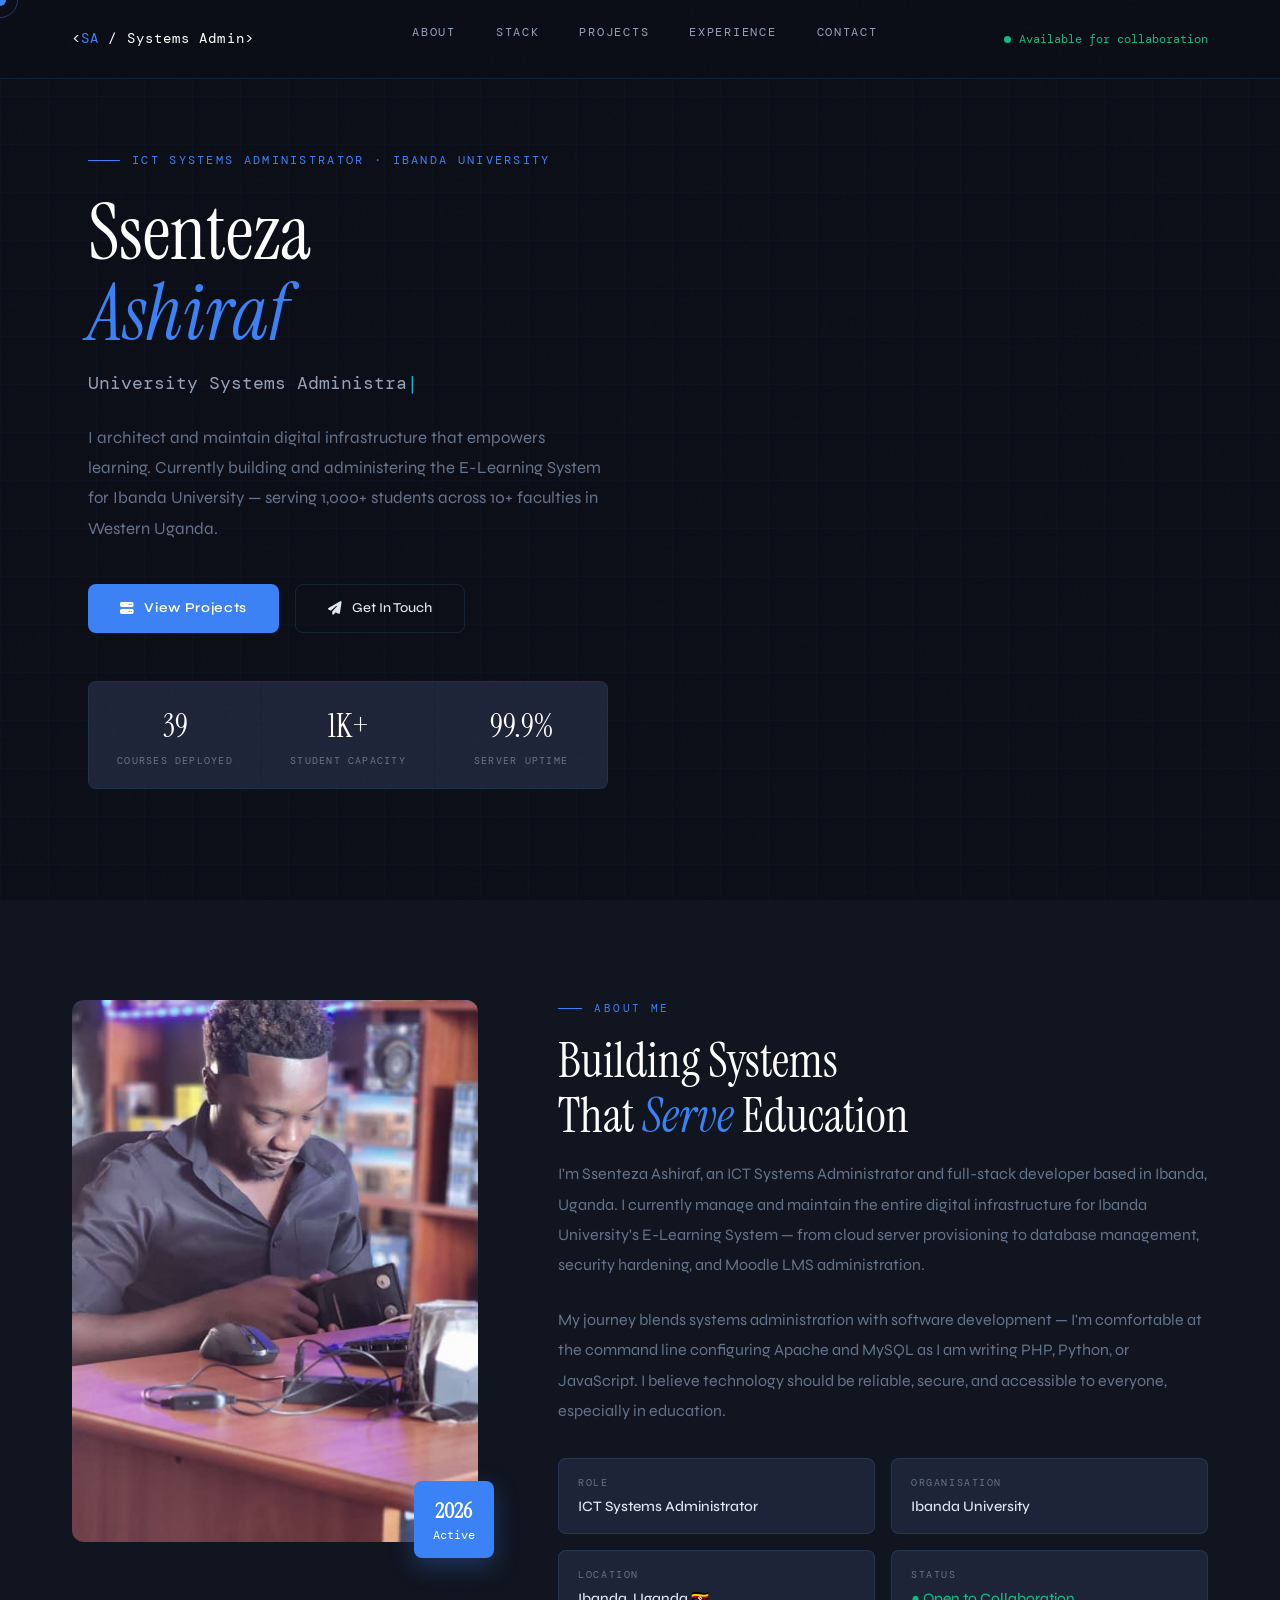
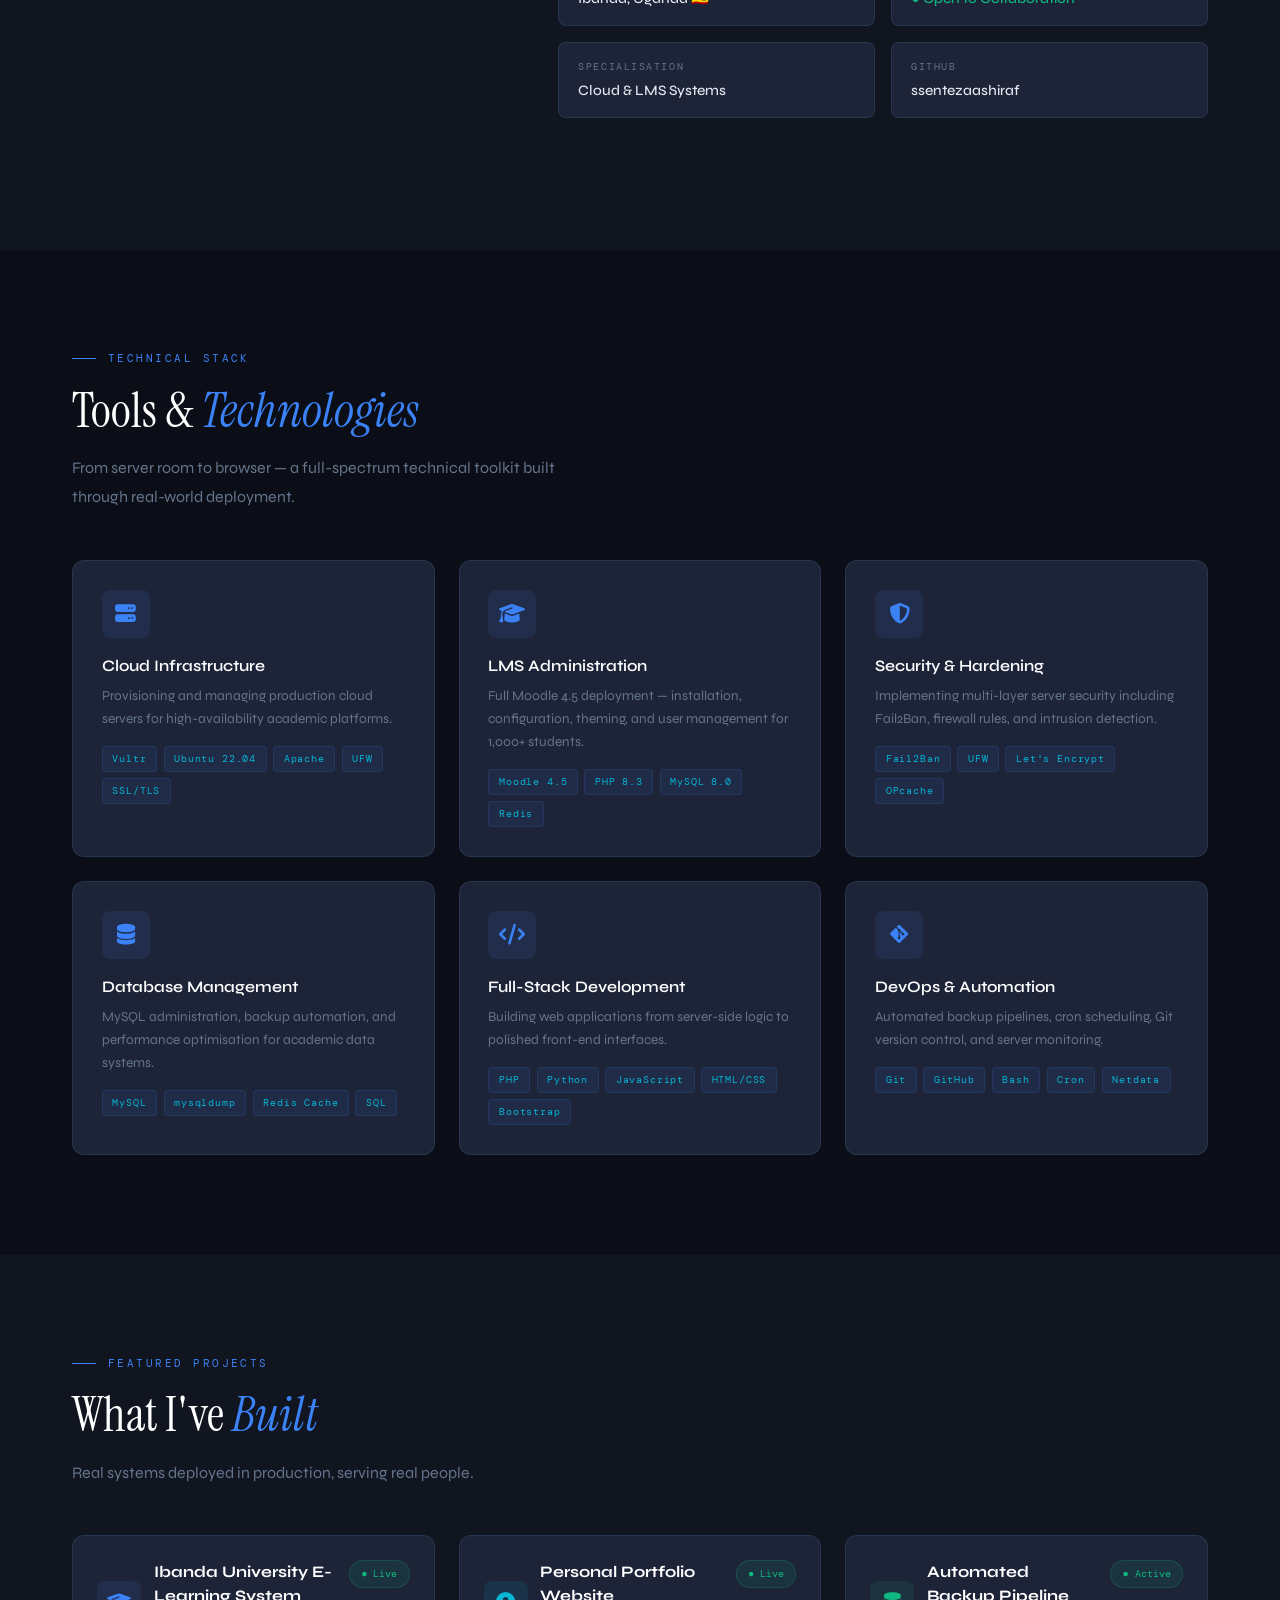
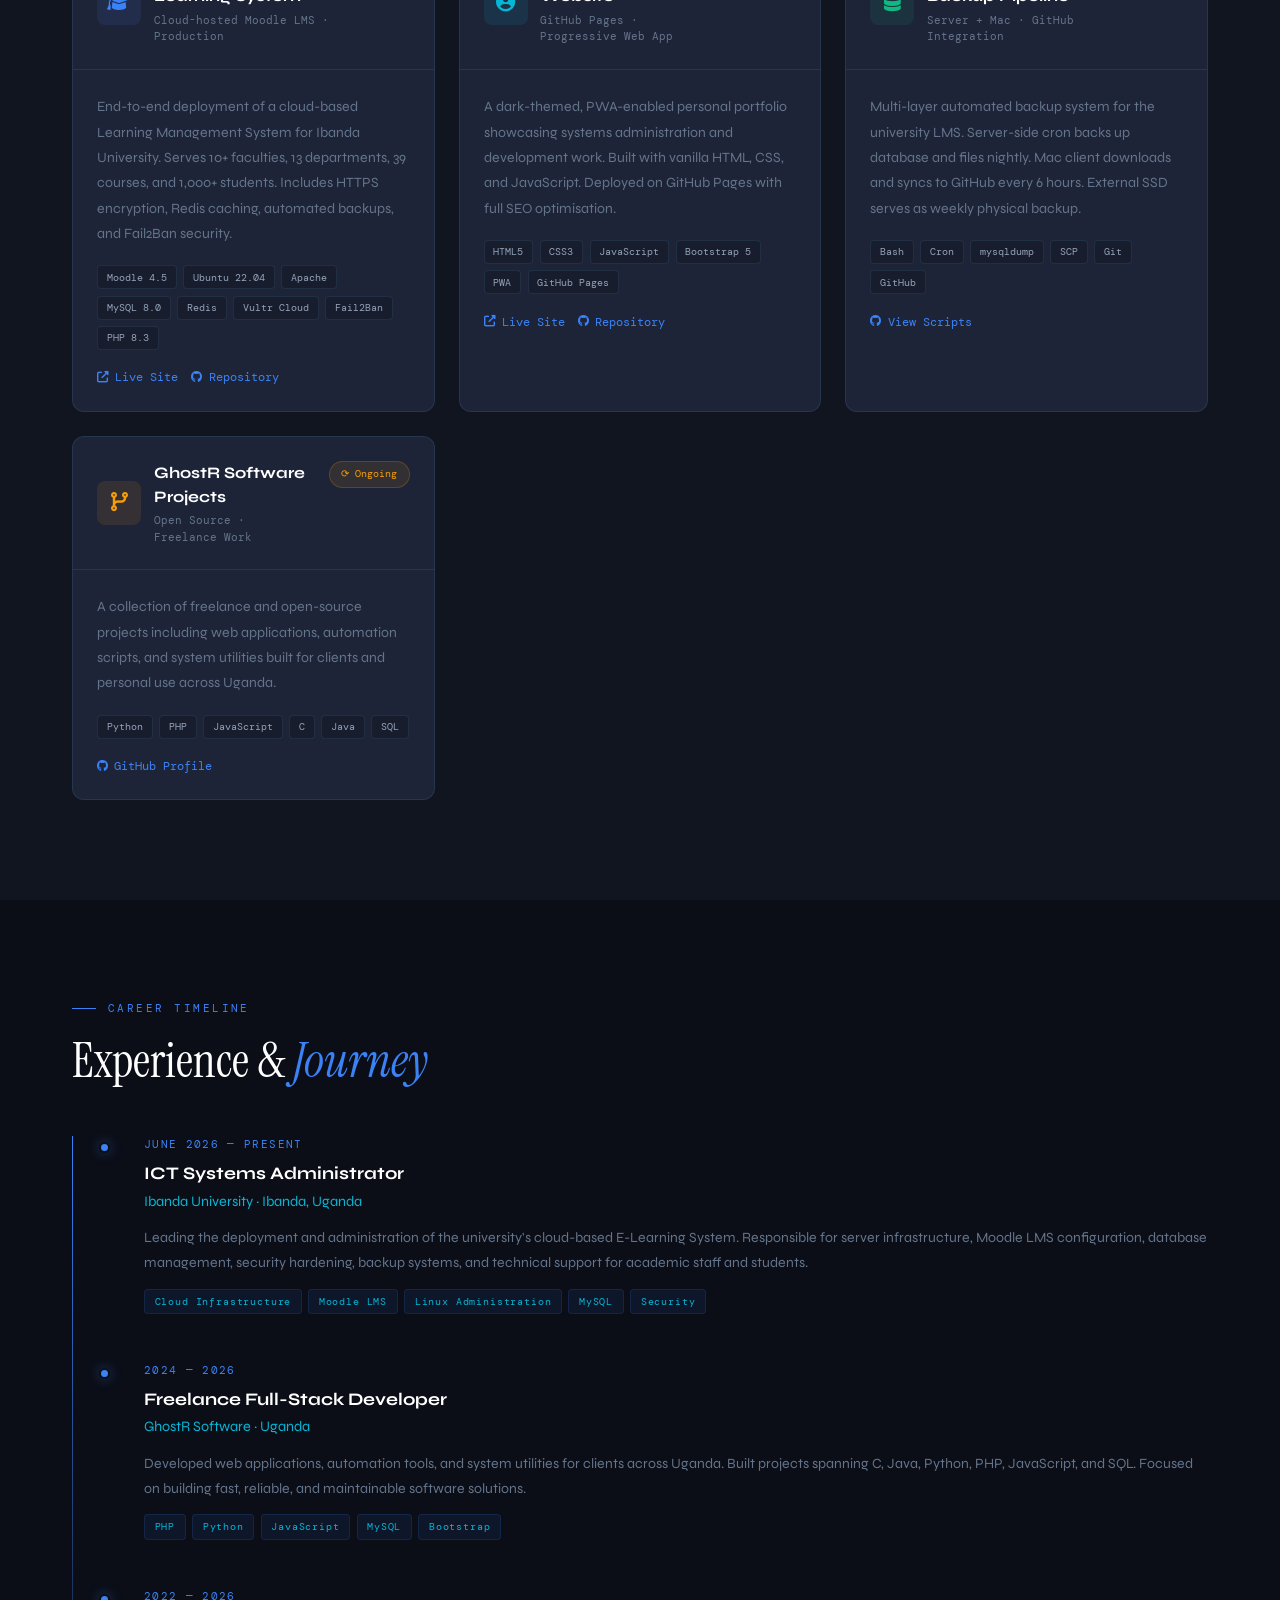
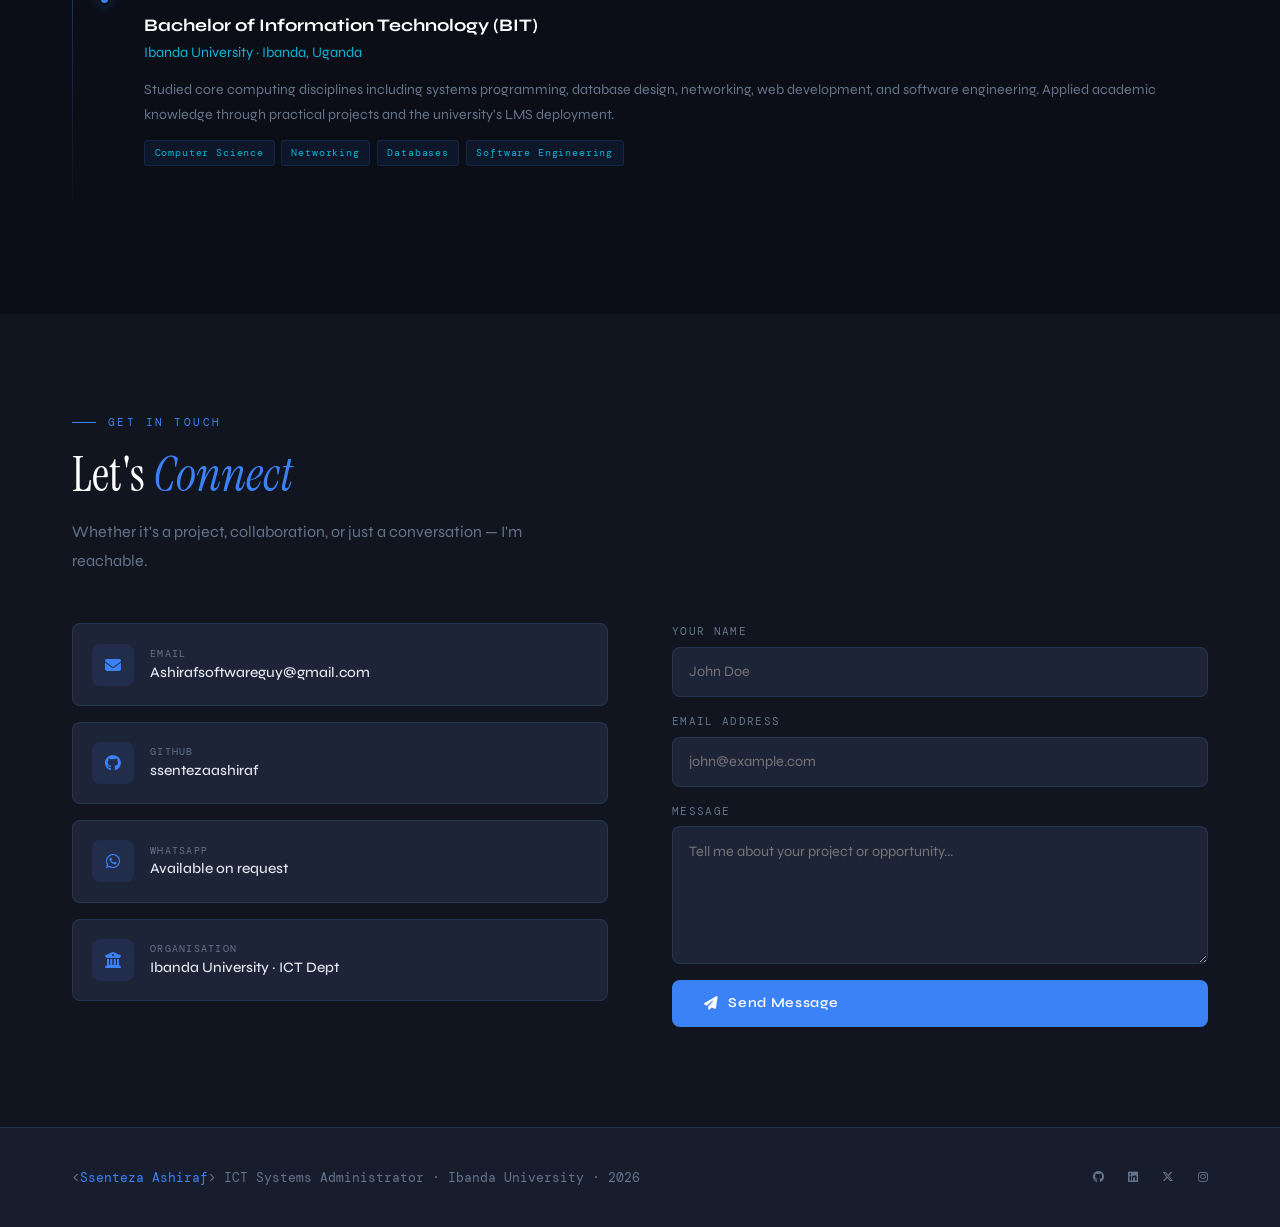
<file: index.html>
<!DOCTYPE html>
<html lang="en">
<head>
  <script type="application/ld+json">
{
  "@context": "https://schema.org",
  "@type": "Person",
  "name": "Ssenteza Ashiraf",
  "alternateName": "Ashiraf Ssenteza",
  "url": "https://ssentezaashiraf.github.io/Portfolio/",
  "image": "https://ssentezaashiraf.github.io/Portfolio/images/Ash.jpeg",
  "jobTitle": "ICT Systems Administrator",
  "worksFor": { "@type": "Organization", "name": "Ibanda University" },
  "address": { "@type": "PostalPlace", "addressLocality": "Ibanda", "addressCountry": "UG" },
  "email": "mailto:ashrafsoftwareguy@gmail.com",
  "knowsAbout": ["Cloud Infrastructure", "Moodle LMS", "Cybersecurity", "Full-Stack Development", "Systems Administration"],
  "sameAs": [
    "https://linkedin.com/in/ssenteza-ashiraf",
    "https://github.com/ssentezaashiraf",
    "https://twitter.com/SsentezaAshiraf",
  ]
}
</script>
  <meta charset="UTF-8" />
  <meta name="viewport" content="width=device-width, initial-scale=1.0" />
  <title>Ssenteza Ashiraf | University Systems Administrator</title>
  <meta name="description" content="Ssenteza Ashiraf — ICT Systems Administrator at Ibanda University. Full-stack developer, cloud infrastructure specialist, and e-learning systems architect based in Uganda." />
  <meta name="keywords" content="Ssenteza Ashiraf, Ashiraf Ssenteza, ICT Systems Administrator, Ibanda University, Moodle LMS, Cloud Infrastructure, Uganda Developer, E-Learning, GhostR Software, Full-Stack Developer Uganda" />
  <meta name="author" content="Ssenteza Ashiraf" />
  <meta name="robots" content="index, follow" />
  <link rel="canonical" href="https://ssentezaashiraf.github.io/Portfolio" />
 
  <!-- Google Site Verification -->
  <meta name="google-site-verification" content="googlebfdc01492ad12849" />
 
  <!-- Open Graph -->
  <meta property="og:title" content="Ssenteza Ashiraf | University Systems Administrator" />
  <meta property="og:description" content="ICT Systems Administrator at Ibanda University. Cloud infrastructure, Moodle LMS deployment, and full-stack development." />
  <meta property="og:type" content="website" />
  <meta property="og:url" content="https://ssentezaashiraf.github.io/Portfolio" />
  <meta property="og:image" content="https://ssentezaashiraf.github.io/Portfolio/images/Ash.png" />
  <meta property="og:site_name" content="Ssenteza Ashiraf Portfolio" />
  <meta property="og:locale" content="en_UG" />
 
  <!-- Twitter Card -->
  <meta name="twitter:card" content="summary_large_image" />
  <meta name="twitter:title" content="Ssenteza Ashiraf | University Systems Administrator" />
  <meta name="twitter:description" content="ICT Systems Administrator at Ibanda University. Cloud infrastructure, Moodle LMS, full-stack development." />
  <meta name="twitter:image" content="https://ssentezaashiraf.github.io/Portfolio/images/Ash.png" />
  <meta name="twitter:site" content="@SsentezaAshiraf" />
  <meta name="twitter:creator" content="@SsentezaAshiraf" />
 
  <!-- PWA -->
  <link rel="icon" href="images/192.png" type="image/png" />
  <link rel="apple-touch-icon" href="images/192.png" />
  <link rel="manifest" href="manifest.json" />
  <meta name="theme-color" content="#0B0E17" />
  <meta name="mobile-web-app-capable" content="yes" />
  <meta name="apple-mobile-web-app-capable" content="yes" />
  <meta name="apple-mobile-web-app-status-bar-style" content="black-translucent" />
  <meta name="apple-mobile-web-app-title" content="SA Portfolio" />

  <!-- Fonts -->
  <link rel="preconnect" href="https://fonts.googleapis.com" />
  <link rel="preconnect" href="https://fonts.gstatic.com" crossorigin />
  <link href="https://fonts.googleapis.com/css2?family=Syne:wght@400;500;600;700;800&family=DM+Mono:wght@300;400;500&family=Instrument+Serif:ital@0;1&display=swap" rel="stylesheet" />

  <!-- Bootstrap -->
  <link href="https://cdn.jsdelivr.net/npm/bootstrap@5.3.3/dist/css/bootstrap.min.css" rel="stylesheet" />
  <!-- Icons -->
  <link href="https://cdnjs.cloudflare.com/ajax/libs/font-awesome/6.5.0/css/all.min.css" rel="stylesheet" />

  <style>
    /* ── TOKENS ─────────────────────────────────────────── */
    :root {
      --ink:       #0B0E17;
      --deep:      #111520;
      --surface:   #181D2E;
      --panel:     #1E2438;
      --border:    rgba(99,179,237,0.12);
      --blue:      #3B82F6;
      --cyan:      #06B6D4;
      --gold:      #F59E0B;
      --green:     #10B981;
      --slate:     #94A3B8;
      --muted:     #64748B;
      --frost:     #E2E8F0;
      --white:     #FFFFFF;
      --r:         8px;
      --ease:      cubic-bezier(.4,0,.2,1);
    }

    *, *::before, *::after { box-sizing: border-box; margin: 0; padding: 0; }
    html { scroll-behavior: smooth; }

    body {
      font-family: 'Syne', sans-serif;
      background: var(--ink);
      color: var(--frost);
      overflow-x: hidden;
      cursor: none;
    }

    /* Custom cursor */
    .cursor {
      position: fixed;
      width: 12px; height: 12px;
      background: var(--blue);
      border-radius: 50%;
      pointer-events: none;
      z-index: 99999;
      transition: transform .15s var(--ease), opacity .15s;
      transform: translate(-50%, -50%);
    }
    .cursor-ring {
      position: fixed;
      width: 36px; height: 36px;
      border: 1.5px solid rgba(59,130,246,.4);
      border-radius: 50%;
      pointer-events: none;
      z-index: 99998;
      transition: transform .4s var(--ease), opacity .3s;
      transform: translate(-50%, -50%);
    }

    ::selection { background: var(--blue); color: var(--white); }
    ::-webkit-scrollbar { width: 5px; }
    ::-webkit-scrollbar-track { background: var(--ink); }
    ::-webkit-scrollbar-thumb { background: var(--blue); border-radius: 3px; }

    /* ── NOISE TEXTURE OVERLAY ──────────────────────────── */
    body::before {
      content: '';
      position: fixed; inset: 0;
      background-image: url("data:image/svg+xml,%3Csvg viewBox='0 0 256 256' xmlns='http://www.w3.org/2000/svg'%3E%3Cfilter id='noise'%3E%3CfeTurbulence type='fractalNoise' baseFrequency='0.9' numOctaves='4' stitchTiles='stitch'/%3E%3C/filter%3E%3Crect width='100%25' height='100%25' filter='url(%23noise)' opacity='0.04'/%3E%3C/svg%3E");
      pointer-events: none;
      z-index: 9997;
      opacity: .5;
    }

    /* ── GRID BACKGROUND ────────────────────────────────── */
    body::after {
      content: '';
      position: fixed; inset: 0;
      background-image:
        linear-gradient(rgba(59,130,246,.03) 1px, transparent 1px),
        linear-gradient(90deg, rgba(59,130,246,.03) 1px, transparent 1px);
      background-size: 48px 48px;
      pointer-events: none;
      z-index: 0;
    }

    /* ── NAV ────────────────────────────────────────────── */
    nav {
      position: fixed; top: 0; left: 0; right: 0;
      z-index: 9000;
      padding: 1.2rem 0;
      border-bottom: 1px solid var(--border);
      background: rgba(11,14,23,.85);
      backdrop-filter: blur(20px);
      -webkit-backdrop-filter: blur(20px);
    }
    .nav-inner {
      max-width: 1200px;
      margin: 0 auto;
      padding: 0 2rem;
      display: flex;
      align-items: center;
      justify-content: space-between;
    }
    .nav-brand {
      font-family: 'DM Mono', monospace;
      font-size: .85rem;
      color: var(--white);
      text-decoration: none;
      letter-spacing: .08em;
    }
    .nav-brand span { color: var(--blue); }
    .nav-links {
      display: flex; gap: 2.5rem;
      list-style: none;
    }
    .nav-links a {
      font-family: 'DM Mono', monospace;
      font-size: .72rem;
      letter-spacing: .15em;
      text-transform: uppercase;
      color: var(--slate);
      text-decoration: none;
      transition: color .2s;
    }
    .nav-links a:hover { color: var(--white); }
    .nav-status {
      display: flex; align-items: center; gap: .5rem;
      font-family: 'DM Mono', monospace;
      font-size: .72rem;
      color: var(--green);
    }
    .status-dot {
      width: 7px; height: 7px;
      background: var(--green);
      border-radius: 50%;
      animation: pulse 2s infinite;
    }
    @keyframes pulse {
      0%,100% { opacity: 1; transform: scale(1); }
      50% { opacity: .5; transform: scale(1.3); }
    }
    .nav-hamburger {
      display: none;
      flex-direction: column; gap: 5px;
      cursor: pointer; padding: .5rem;
    }
    .nav-hamburger span {
      width: 22px; height: 2px;
      background: var(--frost);
      border-radius: 2px;
      transition: .3s;
    }

    /* ── HERO ────────────────────────────────────────────── */
    .hero {
      min-height: 100vh;
      display: flex; align-items: center;
      padding: 120px 0 80px;
      position: relative;
      z-index: 1;
    }
    .hero-inner {
      max-width: 1200px;
      margin: 0 auto;
      padding: 0 2rem;
      display: grid;
      grid-template-columns: 1fr 1fr;
      gap: 4rem;
      align-items: center;
    }
    .hero-eyebrow {
      font-family: 'DM Mono', monospace;
      font-size: .72rem;
      letter-spacing: .2em;
      text-transform: uppercase;
      color: var(--blue);
      margin-bottom: 1.5rem;
      display: flex; align-items: center; gap: .75rem;
    }
    .hero-eyebrow::before {
      content: '';
      width: 32px; height: 1px;
      background: var(--blue);
    }
    .hero-name {
      font-family: 'Instrument Serif', serif;
      font-size: clamp(3rem, 6vw, 5.5rem);
      line-height: 1.05;
      color: var(--white);
      margin-bottom: 1rem;
    }
    .hero-name em {
      font-style: italic;
      color: var(--blue);
    }
    .hero-title {
      font-family: 'DM Mono', monospace;
      font-size: clamp(.9rem, 2vw, 1.1rem);
      color: var(--slate);
      margin-bottom: 1.5rem;
      min-height: 1.8rem;
    }
    .hero-title .typed-cursor { color: var(--cyan); }
    .hero-desc {
      font-size: 1.05rem;
      color: var(--muted);
      line-height: 1.8;
      margin-bottom: 2.5rem;
      max-width: 520px;
    }
    .hero-ctas {
      display: flex; gap: 1rem; flex-wrap: wrap;
    }
    .btn-primary {
      display: inline-flex; align-items: center; gap: .6rem;
      padding: .85rem 2rem;
      background: var(--blue);
      color: var(--white);
      text-decoration: none;
      border-radius: var(--r);
      font-size: .85rem;
      font-weight: 600;
      letter-spacing: .05em;
      transition: all .25s var(--ease);
    }
    .btn-primary:hover {
      background: #2563EB;
      transform: translateY(-2px);
      box-shadow: 0 12px 32px rgba(59,130,246,.3);
      color: var(--white);
    }
    .btn-outline {
      display: inline-flex; align-items: center; gap: .6rem;
      padding: .85rem 2rem;
      border: 1px solid var(--border);
      color: var(--frost);
      text-decoration: none;
      border-radius: var(--r);
      font-size: .85rem;
      font-weight: 500;
      transition: all .25s var(--ease);
    }
    .btn-outline:hover {
      border-color: var(--blue);
      color: var(--white);
      transform: translateY(-2px);
    }

    /* Hero right — terminal card */
    .hero-terminal {
      background: var(--panel);
      border: 1px solid var(--border);
      border-radius: 12px;
      overflow: hidden;
      font-family: 'DM Mono', monospace;
      box-shadow: 0 32px 80px rgba(0,0,0,.5);
    }
    .terminal-bar {
      display: flex; align-items: center; gap: .5rem;
      padding: .9rem 1.2rem;
      background: var(--surface);
      border-bottom: 1px solid var(--border);
    }
    .terminal-dot {
      width: 11px; height: 11px;
      border-radius: 50%;
    }
    .td-red    { background: #FF5F57; }
    .td-yellow { background: #FEBC2E; }
    .td-green  { background: #28C840; }
    .terminal-title {
      font-size: .72rem;
      color: var(--muted);
      margin-left: .5rem;
    }
    .terminal-body { padding: 1.5rem; }
    .t-line {
      font-size: .8rem;
      line-height: 2;
      display: flex; align-items: flex-start; gap: .75rem;
    }
    .t-prompt { color: var(--green); flex-shrink: 0; }
    .t-cmd    { color: var(--frost); }
    .t-out    { color: var(--slate); padding-left: 1.5rem; }
    .t-blue   { color: var(--blue); }
    .t-cyan   { color: var(--cyan); }
    .t-gold   { color: var(--gold); }
    .t-green2 { color: var(--green); }

    /* Hero stats */
    .hero-stats {
      display: grid;
      grid-template-columns: repeat(3, 1fr);
      gap: 1px;
      background: var(--border);
      margin-top: 3rem;
      border: 1px solid var(--border);
      border-radius: var(--r);
      overflow: hidden;
    }
    .hero-stat {
      background: var(--panel);
      padding: 1.2rem;
      text-align: center;
    }
    .stat-num {
      font-family: 'Instrument Serif', serif;
      font-size: 2rem;
      color: var(--white);
    }
    .stat-label {
      font-family: 'DM Mono', monospace;
      font-size: .65rem;
      letter-spacing: .12em;
      text-transform: uppercase;
      color: var(--muted);
      margin-top: .2rem;
    }

    /* ── SECTIONS ────────────────────────────────────────── */
    section { position: relative; z-index: 1; }
    .section-pad { padding: 100px 0; }
    .container-max {
      max-width: 1200px;
      margin: 0 auto;
      padding: 0 2rem;
    }
    .section-tag {
      font-family: 'DM Mono', monospace;
      font-size: .7rem;
      letter-spacing: .22em;
      text-transform: uppercase;
      color: var(--blue);
      display: flex; align-items: center; gap: .75rem;
      margin-bottom: 1rem;
    }
    .section-tag::before {
      content: '';
      width: 24px; height: 1px;
      background: var(--blue);
    }
    .section-heading {
      font-family: 'Instrument Serif', serif;
      font-size: clamp(2rem, 4vw, 3rem);
      color: var(--white);
      margin-bottom: 1rem;
      line-height: 1.15;
    }
    .section-heading em { font-style: italic; color: var(--blue); }
    .section-sub {
      color: var(--muted);
      font-size: 1rem;
      max-width: 500px;
      line-height: 1.8;
    }

    /* ── ABOUT ───────────────────────────────────────────── */
    #about { background: var(--deep); }
    .about-grid {
      display: grid;
      grid-template-columns: 1fr 1.6fr;
      gap: 5rem;
      align-items: start;
    }
    .about-img-wrap {
      position: relative;
    }
    .about-img {
      width: 100%;
      aspect-ratio: 3/4;
      object-fit: cover;
      border-radius: 12px;
      filter: grayscale(20%);
      transition: filter .4s;
    }
    .about-img:hover { filter: grayscale(0%); }
    .about-img-badge {
      position: absolute;
      bottom: -1rem; right: -1rem;
      background: var(--blue);
      color: var(--white);
      padding: .8rem 1.2rem;
      border-radius: var(--r);
      font-family: 'DM Mono', monospace;
      font-size: .72rem;
      text-align: center;
      box-shadow: 0 8px 24px rgba(59,130,246,.3);
    }
    .about-img-badge strong {
      display: block;
      font-size: 1.4rem;
      font-family: 'Instrument Serif', serif;
    }
    .about-text p {
      color: var(--muted);
      line-height: 1.9;
      margin-bottom: 1.5rem;
    }
    .about-details {
      display: grid;
      grid-template-columns: 1fr 1fr;
      gap: 1rem;
      margin: 2rem 0;
    }
    .about-detail {
      background: var(--panel);
      border: 1px solid var(--border);
      border-radius: var(--r);
      padding: 1rem 1.2rem;
    }
    .detail-label {
      font-family: 'DM Mono', monospace;
      font-size: .65rem;
      letter-spacing: .15em;
      text-transform: uppercase;
      color: var(--muted);
      margin-bottom: .3rem;
    }
    .detail-value {
      font-size: .9rem;
      color: var(--frost);
      font-weight: 500;
    }
    .detail-value.active { color: var(--green); }

    /* ── SKILLS/STACK ────────────────────────────────────── */
    #skills { background: var(--ink); }
    .skills-grid {
      display: grid;
      grid-template-columns: repeat(auto-fit, minmax(280px, 1fr));
      gap: 1.5rem;
      margin-top: 3rem;
    }
    .skill-card {
      background: var(--panel);
      border: 1px solid var(--border);
      border-radius: 12px;
      padding: 1.8rem;
      transition: all .3s var(--ease);
      position: relative;
      overflow: hidden;
    }
    .skill-card::before {
      content: '';
      position: absolute;
      top: 0; left: 0; right: 0;
      height: 2px;
      background: linear-gradient(90deg, var(--blue), var(--cyan));
      opacity: 0;
      transition: opacity .3s;
    }
    .skill-card:hover { transform: translateY(-4px); border-color: rgba(59,130,246,.3); }
    .skill-card:hover::before { opacity: 1; }
    .skill-icon {
      width: 48px; height: 48px;
      background: rgba(59,130,246,.1);
      border-radius: var(--r);
      display: flex; align-items: center; justify-content: center;
      font-size: 1.3rem;
      margin-bottom: 1rem;
      color: var(--blue);
    }
    .skill-name {
      font-size: 1rem;
      font-weight: 600;
      color: var(--white);
      margin-bottom: .4rem;
    }
    .skill-desc {
      font-size: .85rem;
      color: var(--muted);
      line-height: 1.7;
      margin-bottom: 1rem;
    }
    .skill-tags {
      display: flex; flex-wrap: wrap; gap: .4rem;
    }
    .skill-tag {
      font-family: 'DM Mono', monospace;
      font-size: .65rem;
      letter-spacing: .08em;
      padding: .25rem .6rem;
      background: rgba(59,130,246,.08);
      border: 1px solid rgba(59,130,246,.15);
      border-radius: 4px;
      color: var(--cyan);
    }

    /* ── PROJECTS ────────────────────────────────────────── */
    #projects { background: var(--deep); }
    .projects-grid {
      display: grid;
      grid-template-columns: repeat(auto-fit, minmax(340px, 1fr));
      gap: 1.5rem;
      margin-top: 3rem;
    }
    .project-card {
      background: var(--panel);
      border: 1px solid var(--border);
      border-radius: 12px;
      overflow: hidden;
      transition: all .3s var(--ease);
    }
    .project-card:hover {
      transform: translateY(-4px);
      border-color: rgba(59,130,246,.3);
      box-shadow: 0 20px 60px rgba(0,0,0,.4);
    }
    .project-header {
      padding: 1.5rem;
      border-bottom: 1px solid var(--border);
      display: flex; align-items: flex-start; justify-content: space-between;
      gap: 1rem;
    }
    .project-icon {
      width: 44px; height: 44px;
      border-radius: var(--r);
      display: flex; align-items: center; justify-content: center;
      font-size: 1.2rem;
      flex-shrink: 0;
    }
    .project-title {
      font-size: 1rem;
      font-weight: 700;
      color: var(--white);
      margin-bottom: .2rem;
    }
    .project-sub {
      font-family: 'DM Mono', monospace;
      font-size: .7rem;
      color: var(--muted);
    }
    .project-status {
      font-family: 'DM Mono', monospace;
      font-size: .65rem;
      padding: .3rem .7rem;
      border-radius: 20px;
      white-space: nowrap;
      flex-shrink: 0;
    }
    .status-live { background: rgba(16,185,129,.1); color: var(--green); border: 1px solid rgba(16,185,129,.2); }
    .status-dev  { background: rgba(245,158,11,.1); color: var(--gold);  border: 1px solid rgba(245,158,11,.2); }
    .project-body { padding: 1.5rem; }
    .project-desc {
      font-size: .88rem;
      color: var(--muted);
      line-height: 1.8;
      margin-bottom: 1.2rem;
    }
    .project-stack {
      display: flex; flex-wrap: wrap; gap: .4rem;
      margin-bottom: 1.2rem;
    }
    .stack-pill {
      font-family: 'DM Mono', monospace;
      font-size: .65rem;
      padding: .2rem .55rem;
      background: var(--surface);
      border: 1px solid var(--border);
      border-radius: 4px;
      color: var(--slate);
    }
    .project-links { display: flex; gap: .8rem; }
    .project-link {
      font-family: 'DM Mono', monospace;
      font-size: .72rem;
      color: var(--blue);
      text-decoration: none;
      display: flex; align-items: center; gap: .4rem;
      transition: color .2s;
    }
    .project-link:hover { color: var(--cyan); }

    /* ── EXPERIENCE TIMELINE ─────────────────────────────── */
    #experience { background: var(--ink); }
    .timeline {
      position: relative;
      margin-top: 3rem;
      padding-left: 2rem;
    }
    .timeline::before {
      content: '';
      position: absolute;
      left: 0; top: 0; bottom: 0;
      width: 1px;
      background: linear-gradient(180deg, var(--blue), transparent);
    }
    .timeline-item {
      position: relative;
      padding: 0 0 3rem 2.5rem;
    }
    .timeline-item::before {
      content: '';
      position: absolute;
      left: -5px; top: 6px;
      width: 11px; height: 11px;
      border-radius: 50%;
      background: var(--blue);
      border: 2px solid var(--ink);
      box-shadow: 0 0 12px rgba(59,130,246,.4);
    }
    .timeline-date {
      font-family: 'DM Mono', monospace;
      font-size: .7rem;
      letter-spacing: .12em;
      color: var(--blue);
      text-transform: uppercase;
      margin-bottom: .5rem;
    }
    .timeline-role {
      font-size: 1.1rem;
      font-weight: 700;
      color: var(--white);
      margin-bottom: .2rem;
    }
    .timeline-org {
      font-size: .9rem;
      color: var(--cyan);
      margin-bottom: .8rem;
    }
    .timeline-desc {
      font-size: .88rem;
      color: var(--muted);
      line-height: 1.8;
      margin-bottom: .8rem;
    }
    .timeline-tags { display: flex; flex-wrap: wrap; gap: .4rem; }

    /* ── CONTACT ─────────────────────────────────────────── */
    #contact { background: var(--deep); }
    .contact-grid {
      display: grid;
      grid-template-columns: 1fr 1fr;
      gap: 4rem;
      align-items: start;
    }
    .contact-item {
      display: flex; align-items: center; gap: 1rem;
      padding: 1.2rem;
      background: var(--panel);
      border: 1px solid var(--border);
      border-radius: var(--r);
      margin-bottom: 1rem;
      transition: all .25s;
      text-decoration: none;
      color: inherit;
    }
    .contact-item:hover {
      border-color: rgba(59,130,246,.3);
      transform: translateX(4px);
      color: var(--white);
    }
    .contact-icon {
      width: 42px; height: 42px;
      border-radius: var(--r);
      background: rgba(59,130,246,.1);
      display: flex; align-items: center; justify-content: center;
      color: var(--blue);
      font-size: 1rem;
      flex-shrink: 0;
    }
    .contact-label {
      font-family: 'DM Mono', monospace;
      font-size: .65rem;
      text-transform: uppercase;
      letter-spacing: .12em;
      color: var(--muted);
    }
    .contact-value {
      font-size: .9rem;
      color: var(--frost);
      font-weight: 500;
    }
    .contact-form { display: flex; flex-direction: column; gap: 1rem; }
    .form-field {
      display: flex; flex-direction: column; gap: .4rem;
    }
    .form-field label {
      font-family: 'DM Mono', monospace;
      font-size: .7rem;
      text-transform: uppercase;
      letter-spacing: .12em;
      color: var(--muted);
    }
    .form-field input,
    .form-field textarea {
      background: var(--panel);
      border: 1px solid var(--border);
      border-radius: var(--r);
      padding: .85rem 1rem;
      color: var(--frost);
      font-family: 'Syne', sans-serif;
      font-size: .9rem;
      transition: border-color .2s;
      outline: none;
      resize: vertical;
    }
    .form-field input:focus,
    .form-field textarea:focus {
      border-color: var(--blue);
    }

    /* ── FOOTER ─────────────────────────────────────────── */
    footer {
      background: var(--surface);
      border-top: 1px solid var(--border);
      padding: 2.5rem 0;
      position: relative;
      z-index: 1;
    }
    .footer-inner {
      max-width: 1200px;
      margin: 0 auto;
      padding: 0 2rem;
      display: flex;
      align-items: center;
      justify-content: space-between;
      flex-wrap: wrap;
      gap: 1rem;
    }
    .footer-brand {
      font-family: 'DM Mono', monospace;
      font-size: .8rem;
      color: var(--muted);
    }
    .footer-brand span { color: var(--blue); }
    .footer-links { display: flex; gap: 1.5rem; }
    .footer-links a {
      font-family: 'DM Mono', monospace;
      font-size: .72rem;
      color: var(--muted);
      text-decoration: none;
      transition: color .2s;
    }
    .footer-links a:hover { color: var(--white); }

    /* ── SCROLL REVEAL ───────────────────────────────────── */
    .reveal {
      opacity: 0;
      transform: translateY(24px);
      transition: opacity .6s var(--ease), transform .6s var(--ease);
    }
    .reveal.visible {
      opacity: 1;
      transform: translateY(0);
    }

    /* ── RESPONSIVE ─────────────────────────────────────── */
    @media (max-width: 900px) {
      .hero-inner { grid-template-columns: 1fr; }
      .hero-terminal { display: none; }
      .about-grid { grid-template-columns: 1fr; }
      .about-img-wrap { max-width: 280px; }
      .contact-grid { grid-template-columns: 1fr; }
      .nav-links { display: none; }
      .nav-hamburger { display: flex; }
      .nav-status { display: none; }
    }
    @media (max-width: 600px) {
      .hero-stats { grid-template-columns: repeat(3,1fr); }
      .about-details { grid-template-columns: 1fr; }
      .projects-grid { grid-template-columns: 1fr; }
    }
  </style>
</head>
<body>

  <!-- Custom Cursor -->
  <div class="cursor" id="cursor"></div>
  <div class="cursor-ring" id="cursorRing"></div>

  <!-- ── NAV ─────────────────────────────────────────────── -->
  <nav>
    <div class="nav-inner">
      <a class="nav-brand" href="#home">&lt;<span>SA</span> / Systems Admin&gt;</a>
      <ul class="nav-links">
        <li><a href="#about">About</a></li>
        <li><a href="#skills">Stack</a></li>
        <li><a href="#projects">Projects</a></li>
        <li><a href="#experience">Experience</a></li>
        <li><a href="#contact">Contact</a></li>
      </ul>
      <div class="nav-status">
        <span class="status-dot"></span>
        Available for collaboration
      </div>
      <div class="nav-hamburger" onclick="toggleMobile()">
        <span></span><span></span><span></span>
      </div>
    </div>
  </nav>

  <!-- ── HERO ────────────────────────────────────────────── -->
  <section id="home" class="hero">
    <div class="hero-inner">
      <div class="hero-left">
        <p class="hero-eyebrow">ICT Systems Administrator · Ibanda University</p>
        <h1 class="hero-name">
          Ssenteza<br><em>Ashiraf</em>
        </h1>
        <p class="hero-title">
          <span id="typed"></span><span class="typed-cursor">|</span>
        </p>
        <p class="hero-desc">
          I architect and maintain digital infrastructure that empowers learning.
          Currently building and administering the E-Learning System for Ibanda University —
          serving 1,000+ students across 10+ faculties in Western Uganda.
        </p>
        <div class="hero-ctas">
          <a href="#projects" class="btn-primary">
            <i class="fas fa-server"></i> View Projects
          </a>
          <a href="#contact" class="btn-outline">
            <i class="fas fa-paper-plane"></i> Get In Touch
          </a>
        </div>
        <div class="hero-stats">
          <div class="hero-stat">
            <div class="stat-num">39</div>
            <div class="stat-label">Courses Deployed</div>
          </div>
          <div class="hero-stat">
            <div class="stat-num">1K+</div>
            <div class="stat-label">Student Capacity</div>
          </div>
          <div class="hero-stat">
            <div class="stat-num">99.9%</div>
            <div class="stat-label">Server Uptime</div>
          </div>
        </div>
      </div>

      <!-- Terminal Card -->
      
    </div>
  </section>

  <!-- ── ABOUT ────────────────────────────────────────────── -->
  <section id="about" class="section-pad">
    <div class="container-max">
      <div class="about-grid">
        <div class="about-img-wrap reveal">
          <img src="images/Ash.jpeg" alt="Ssenteza Ashiraf" class="about-img" />
          <div class="about-img-badge">
            <strong>2026</strong>
            Active
          </div>
        </div>
        <div class="about-text reveal">
          <div class="section-tag">About Me</div>
          <h2 class="section-heading">Building Systems<br>That <em>Serve</em> Education</h2>
          <p>
            I'm Ssenteza Ashiraf, an ICT Systems Administrator and full-stack developer based in Ibanda, Uganda.
            I currently manage and maintain the entire digital infrastructure for Ibanda University's
            E-Learning System — from cloud server provisioning to database management, security hardening,
            and Moodle LMS administration.
          </p>
          <p>
            My journey blends systems administration with software development —
            I'm comfortable at the command line configuring Apache and MySQL as I am
            writing PHP, Python, or JavaScript. I believe technology should be reliable,
            secure, and accessible to everyone, especially in education.
          </p>
          <div class="about-details">
            <div class="about-detail">
              <div class="detail-label">Role</div>
              <div class="detail-value">ICT Systems Administrator</div>
            </div>
            <div class="about-detail">
              <div class="detail-label">Organisation</div>
              <div class="detail-value">Ibanda University</div>
            </div>
            <div class="about-detail">
              <div class="detail-label">Location</div>
              <div class="detail-value">Ibanda, Uganda 🇺🇬</div>
            </div>
            <div class="about-detail">
              <div class="detail-label">Status</div>
              <div class="detail-value active">● Open to Collaboration</div>
            </div>
            <div class="about-detail">
              <div class="detail-label">Specialisation</div>
              <div class="detail-value">Cloud & LMS Systems</div>
            </div>
            <div class="about-detail">
              <div class="detail-label">GitHub</div>
              <div class="detail-value">ssentezaashiraf</div>
            </div>
          </div>
        </div>
      </div>
    </div>
  </section>

  <!-- ── SKILLS ───────────────────────────────────────────── -->
  <section id="skills" class="section-pad">
    <div class="container-max">
      <div class="reveal">
        <div class="section-tag">Technical Stack</div>
        <h2 class="section-heading">Tools &amp; <em>Technologies</em></h2>
        <p class="section-sub">From server room to browser — a full-spectrum technical toolkit built through real-world deployment.</p>
      </div>
      <div class="skills-grid">
        <div class="skill-card reveal">
          <div class="skill-icon"><i class="fas fa-server"></i></div>
          <div class="skill-name">Cloud Infrastructure</div>
          <div class="skill-desc">Provisioning and managing production cloud servers for high-availability academic platforms.</div>
          <div class="skill-tags">
            <span class="skill-tag">Vultr</span>
            <span class="skill-tag">Ubuntu 22.04</span>
            <span class="skill-tag">Apache</span>
            <span class="skill-tag">UFW</span>
            <span class="skill-tag">SSL/TLS</span>
          </div>
        </div>
        <div class="skill-card reveal">
          <div class="skill-icon"><i class="fas fa-graduation-cap"></i></div>
          <div class="skill-name">LMS Administration</div>
          <div class="skill-desc">Full Moodle 4.5 deployment — installation, configuration, theming, and user management for 1,000+ students.</div>
          <div class="skill-tags">
            <span class="skill-tag">Moodle 4.5</span>
            <span class="skill-tag">PHP 8.3</span>
            <span class="skill-tag">MySQL 8.0</span>
            <span class="skill-tag">Redis</span>
          </div>
        </div>
        <div class="skill-card reveal">
          <div class="skill-icon"><i class="fas fa-shield-alt"></i></div>
          <div class="skill-name">Security & Hardening</div>
          <div class="skill-desc">Implementing multi-layer server security including Fail2Ban, firewall rules, and intrusion detection.</div>
          <div class="skill-tags">
            <span class="skill-tag">Fail2Ban</span>
            <span class="skill-tag">UFW</span>
            <span class="skill-tag">Let's Encrypt</span>
            <span class="skill-tag">OPcache</span>
          </div>
        </div>
        <div class="skill-card reveal">
          <div class="skill-icon"><i class="fas fa-database"></i></div>
          <div class="skill-name">Database Management</div>
          <div class="skill-desc">MySQL administration, backup automation, and performance optimisation for academic data systems.</div>
          <div class="skill-tags">
            <span class="skill-tag">MySQL</span>
            <span class="skill-tag">mysqldump</span>
            <span class="skill-tag">Redis Cache</span>
            <span class="skill-tag">SQL</span>
          </div>
        </div>
        <div class="skill-card reveal">
          <div class="skill-icon"><i class="fas fa-code"></i></div>
          <div class="skill-name">Full-Stack Development</div>
          <div class="skill-desc">Building web applications from server-side logic to polished front-end interfaces.</div>
          <div class="skill-tags">
            <span class="skill-tag">PHP</span>
            <span class="skill-tag">Python</span>
            <span class="skill-tag">JavaScript</span>
            <span class="skill-tag">HTML/CSS</span>
            <span class="skill-tag">Bootstrap</span>
          </div>
        </div>
        <div class="skill-card reveal">
          <div class="skill-icon"><i class="fab fa-git-alt"></i></div>
          <div class="skill-name">DevOps & Automation</div>
          <div class="skill-desc">Automated backup pipelines, cron scheduling, Git version control, and server monitoring.</div>
          <div class="skill-tags">
            <span class="skill-tag">Git</span>
            <span class="skill-tag">GitHub</span>
            <span class="skill-tag">Bash</span>
            <span class="skill-tag">Cron</span>
            <span class="skill-tag">Netdata</span>
          </div>
        </div>
      </div>
    </div>
  </section>

  <!-- ── PROJECTS ─────────────────────────────────────────── -->
  <section id="projects" class="section-pad">
    <div class="container-max">
      <div class="reveal">
        <div class="section-tag">Featured Projects</div>
        <h2 class="section-heading">What I've <em>Built</em></h2>
        <p class="section-sub">Real systems deployed in production, serving real people.</p>
      </div>
      <div class="projects-grid">

        <!-- Project 1 — LMS -->
        <div class="project-card reveal">
          <div class="project-header">
            <div style="display:flex;align-items:center;gap:.8rem;">
              <div class="project-icon" style="background:rgba(59,130,246,.1);color:var(--blue)">
                <i class="fas fa-graduation-cap"></i>
              </div>
              <div>
                <div class="project-title">Ibanda University E-Learning System</div>
                <div class="project-sub">Cloud-hosted Moodle LMS · Production</div>
              </div>
            </div>
            <span class="project-status status-live">● Live</span>
          </div>
          <div class="project-body">
            <p class="project-desc">
              End-to-end deployment of a cloud-based Learning Management System for Ibanda University.
              Serves 10+ faculties, 13 departments, 39 courses, and 1,000+ students.
              Includes HTTPS encryption, Redis caching, automated backups, and Fail2Ban security.
            </p>
            <div class="project-stack">
              <span class="stack-pill">Moodle 4.5</span>
              <span class="stack-pill">Ubuntu 22.04</span>
              <span class="stack-pill">Apache</span>
              <span class="stack-pill">MySQL 8.0</span>
              <span class="stack-pill">Redis</span>
              <span class="stack-pill">Vultr Cloud</span>
              <span class="stack-pill">Fail2Ban</span>
              <span class="stack-pill">PHP 8.3</span>
            </div>
            <div class="project-links">
              <a href="https://ibandauniversity.ac.ug" class="project-link" target="_blank">
                <i class="fas fa-external-link-alt"></i> Live Site
              </a>
              <a href="https://github.com/ssentezaashiraf/ibanda-university-lms" class="project-link" target="_blank">
                <i class="fab fa-github"></i> Repository
              </a>
            </div>
          </div>
        </div>

        <!-- Project 2 — Portfolio -->
        <div class="project-card reveal">
          <div class="project-header">
            <div style="display:flex;align-items:center;gap:.8rem;">
              <div class="project-icon" style="background:rgba(6,182,212,.1);color:var(--cyan)">
                <i class="fas fa-user-circle"></i>
              </div>
              <div>
                <div class="project-title">Personal Portfolio Website</div>
                <div class="project-sub">GitHub Pages · Progressive Web App</div>
              </div>
            </div>
            <span class="project-status status-live">● Live</span>
          </div>
          <div class="project-body">
            <p class="project-desc">
              A dark-themed, PWA-enabled personal portfolio showcasing systems administration
              and development work. Built with vanilla HTML, CSS, and JavaScript.
              Deployed on GitHub Pages with full SEO optimisation.
            </p>
            <div class="project-stack">
              <span class="stack-pill">HTML5</span>
              <span class="stack-pill">CSS3</span>
              <span class="stack-pill">JavaScript</span>
              <span class="stack-pill">Bootstrap 5</span>
              <span class="stack-pill">PWA</span>
              <span class="stack-pill">GitHub Pages</span>
            </div>
            <div class="project-links">
              <a href="https://ssentezaashiraf.github.io/Portfolio" class="project-link" target="_blank">
                <i class="fas fa-external-link-alt"></i> Live Site
              </a>
              <a href="https://github.com/ssentezaashiraf/Portfolio" class="project-link" target="_blank">
                <i class="fab fa-github"></i> Repository
              </a>
            </div>
          </div>
        </div>

        <!-- Project 3 — Backup System -->
        <div class="project-card reveal">
          <div class="project-header">
            <div style="display:flex;align-items:center;gap:.8rem;">
              <div class="project-icon" style="background:rgba(16,185,129,.1);color:var(--green)">
                <i class="fas fa-database"></i>
              </div>
              <div>
                <div class="project-title">Automated Backup Pipeline</div>
                <div class="project-sub">Server + Mac · GitHub Integration</div>
              </div>
            </div>
            <span class="project-status status-live">● Active</span>
          </div>
          <div class="project-body">
            <p class="project-desc">
              Multi-layer automated backup system for the university LMS.
              Server-side cron backs up database and files nightly.
              Mac client downloads and syncs to GitHub every 6 hours.
              External SSD serves as weekly physical backup.
            </p>
            <div class="project-stack">
              <span class="stack-pill">Bash</span>
              <span class="stack-pill">Cron</span>
              <span class="stack-pill">mysqldump</span>
              <span class="stack-pill">SCP</span>
              <span class="stack-pill">Git</span>
              <span class="stack-pill">GitHub</span>
            </div>
            <div class="project-links">
              <a href="https://github.com/ssentezaashiraf/ibanda-university-lms" class="project-link" target="_blank">
                <i class="fab fa-github"></i> View Scripts
              </a>
            </div>
          </div>
        </div>

        <!-- Project 4 — GhostR Software -->
        <div class="project-card reveal">
          <div class="project-header">
            <div style="display:flex;align-items:center;gap:.8rem;">
              <div class="project-icon" style="background:rgba(245,158,11,.1);color:var(--gold)">
                <i class="fas fa-code-branch"></i>
              </div>
              <div>
                <div class="project-title">GhostR Software Projects</div>
                <div class="project-sub">Open Source · Freelance Work</div>
              </div>
            </div>
            <span class="project-status status-dev">⟳ Ongoing</span>
          </div>
          <div class="project-body">
            <p class="project-desc">
              A collection of freelance and open-source projects including web applications,
              automation scripts, and system utilities built for clients and personal use across Uganda.
            </p>
            <div class="project-stack">
              <span class="stack-pill">Python</span>
              <span class="stack-pill">PHP</span>
              <span class="stack-pill">JavaScript</span>
              <span class="stack-pill">C</span>
              <span class="stack-pill">Java</span>
              <span class="stack-pill">SQL</span>
            </div>
            <div class="project-links">
              <a href="https://github.com/ssentezaashiraf" class="project-link" target="_blank">
                <i class="fab fa-github"></i> GitHub Profile
              </a>
            </div>
          </div>
        </div>

      </div>
    </div>
  </section>

  <!-- ── EXPERIENCE ───────────────────────────────────────── -->
  <section id="experience" class="section-pad">
    <div class="container-max">
      <div class="reveal">
        <div class="section-tag">Career Timeline</div>
        <h2 class="section-heading">Experience &amp; <em>Journey</em></h2>
      </div>
      <div class="timeline">
        <div class="timeline-item reveal">
          <div class="timeline-date">June 2026 — Present</div>
          <div class="timeline-role">ICT Systems Administrator</div>
          <div class="timeline-org">Ibanda University · Ibanda, Uganda</div>
          <p class="timeline-desc">
            Leading the deployment and administration of the university's cloud-based E-Learning System.
            Responsible for server infrastructure, Moodle LMS configuration, database management,
            security hardening, backup systems, and technical support for academic staff and students.
          </p>
          <div class="timeline-tags">
            <span class="skill-tag">Cloud Infrastructure</span>
            <span class="skill-tag">Moodle LMS</span>
            <span class="skill-tag">Linux Administration</span>
            <span class="skill-tag">MySQL</span>
            <span class="skill-tag">Security</span>
          </div>
        </div>
        <div class="timeline-item reveal">
          <div class="timeline-date">2024 — 2026</div>
          <div class="timeline-role">Freelance Full-Stack Developer</div>
          <div class="timeline-org">GhostR Software · Uganda</div>
          <p class="timeline-desc">
            Developed web applications, automation tools, and system utilities for clients across Uganda.
            Built projects spanning C, Java, Python, PHP, JavaScript, and SQL.
            Focused on building fast, reliable, and maintainable software solutions.
          </p>
          <div class="timeline-tags">
            <span class="skill-tag">PHP</span>
            <span class="skill-tag">Python</span>
            <span class="skill-tag">JavaScript</span>
            <span class="skill-tag">MySQL</span>
            <span class="skill-tag">Bootstrap</span>
          </div>
        </div>
        <div class="timeline-item reveal">
          <div class="timeline-date">2022 — 2026</div>
          <div class="timeline-role">Bachelor of Information Technology (BIT)</div>
          <div class="timeline-org">Ibanda University · Ibanda, Uganda</div>
          <p class="timeline-desc">
            Studied core computing disciplines including systems programming, database design,
            networking, web development, and software engineering. Applied academic knowledge
            through practical projects and the university's LMS deployment.
          </p>
          <div class="timeline-tags">
            <span class="skill-tag">Computer Science</span>
            <span class="skill-tag">Networking</span>
            <span class="skill-tag">Databases</span>
            <span class="skill-tag">Software Engineering</span>
          </div>
        </div>
      </div>
    </div>
  </section>

  <!-- ── CONTACT ───────────────────────────────────────────── -->
  <section id="contact" class="section-pad">
    <div class="container-max">
      <div class="reveal">
        <div class="section-tag">Get In Touch</div>
        <h2 class="section-heading">Let's <em>Connect</em></h2>
        <p class="section-sub">Whether it's a project, collaboration, or just a conversation — I'm reachable.</p>
      </div>
      <div class="contact-grid" style="margin-top:3rem;">
        <div class="reveal">
          <a href="mailto:Ashirafsoftwareguy@gmail.com" class="contact-item">
            <div class="contact-icon"><i class="fas fa-envelope"></i></div>
            <div>
              <div class="contact-label">Email</div>
              <div class="contact-value">Ashirafsoftwareguy@gmail.com</div>
            </div>
          </a>
          <a href="https://github.com/ssentezaashiraf" class="contact-item" target="_blank">
            <div class="contact-icon"><i class="fab fa-github"></i></div>
            <div>
              <div class="contact-label">GitHub</div>
              <div class="contact-value">ssentezaashiraf</div>
            </div>
          </a>
          <a href="https://wa.me/+256758388070" class="contact-item" target="_blank">
            <div class="contact-icon"><i class="fab fa-whatsapp"></i></div>
            <div>
              <div class="contact-label">WhatsApp</div>
              <div class="contact-value">Available on request</div>
            </div>
          </a>
          <a href="https://ibandauniversity.ac.ug" class="contact-item" target="_blank">
            <div class="contact-icon"><i class="fas fa-university"></i></div>
            <div>
              <div class="contact-label">Organisation</div>
              <div class="contact-value">Ibanda University · ICT Dept</div>
            </div>
          </a>
        </div>
        <div class="reveal">
          <form class="contact-form" onsubmit="handleSubmit(event)">
            <div class="form-field">
              <label>Your Name</label>
              <input type="text" placeholder="John Doe" required />
            </div>
            <div class="form-field">
              <label>Email Address</label>
              <input type="email" placeholder="john@example.com" required />
            </div>
            <div class="form-field">
              <label>Message</label>
              <textarea rows="5" placeholder="Tell me about your project or opportunity..." required></textarea>
            </div>
            <button type="submit" class="btn-primary" style="border:none;cursor:pointer;">
              <i class="fas fa-paper-plane"></i> Send Message
            </button>
          </form>
        </div>
      </div>
    </div>
  </section>

  <!-- ── FOOTER ────────────────────────────────────────────── -->
  <footer>
    <div class="footer-inner">
      <div class="footer-brand">
        &lt;<span>Ssenteza Ashiraf</span>&gt; ICT Systems Administrator · Ibanda University · 2026
      </div>
      <div class="footer-links">
        <a href="https://github.com/ssentezaashiraf" target="_blank"><i class="fab fa-github"></i></a>
        <a href="https://linkedin.com/in/ssenteza-Ashiraf" target="_blank"><i class="fab fa-linkedin"></i></a>
        <a href="https://x.com/ghostreaperuser" target="_blank"><i class="fab fa-x-twitter"></i></a>
        <a href="https://instagram.com/ghostreaperuser" target="_blank"><i class="fab fa-instagram"></i></a>
      </div>
    </div>
  </footer>

  <!-- Bootstrap JS -->
  <script src="https://cdn.jsdelivr.net/npm/bootstrap@5.3.3/dist/js/bootstrap.bundle.min.js"></script>

  <script>
    /* ── Custom Cursor ─────────────────────────────────── */
    const cursor = document.getElementById('cursor');
    const ring   = document.getElementById('cursorRing');
    let mx = 0, my = 0, rx = 0, ry = 0;

    document.addEventListener('mousemove', e => {
      mx = e.clientX; my = e.clientY;
      cursor.style.left = mx + 'px';
      cursor.style.top  = my + 'px';
    });

    function animateRing() {
      rx += (mx - rx) * .12;
      ry += (my - ry) * .12;
      ring.style.left = rx + 'px';
      ring.style.top  = ry + 'px';
      requestAnimationFrame(animateRing);
    }
    animateRing();

    document.querySelectorAll('a, button, .skill-card, .project-card').forEach(el => {
      el.addEventListener('mouseenter', () => {
        cursor.style.transform = 'translate(-50%,-50%) scale(2.5)';
        cursor.style.opacity = '.5';
      });
      el.addEventListener('mouseleave', () => {
        cursor.style.transform = 'translate(-50%,-50%) scale(1)';
        cursor.style.opacity = '1';
      });
    });

    /* ── Typed text ────────────────────────────────────── */
    const titles = [
      'University Systems Administrator',
      'Cloud Infrastructure Engineer',
      'Moodle LMS Specialist',
      'Full-Stack Developer',
      'Linux Server Administrator',
    ];
    let ti = 0, ci = 0, deleting = false;
    const typedEl = document.getElementById('typed');

    function type() {
      const current = titles[ti];
      if (!deleting) {
        typedEl.textContent = current.slice(0, ++ci);
        if (ci === current.length) {
          deleting = true;
          setTimeout(type, 2000);
          return;
        }
      } else {
        typedEl.textContent = current.slice(0, --ci);
        if (ci === 0) {
          deleting = false;
          ti = (ti + 1) % titles.length;
        }
      }
      setTimeout(type, deleting ? 40 : 70);
    }
    type();

    /* ── Scroll Reveal ─────────────────────────────────── */
    const observer = new IntersectionObserver(entries => {
      entries.forEach(e => { if (e.isIntersecting) e.target.classList.add('visible'); });
    }, { threshold: .1 });
    document.querySelectorAll('.reveal').forEach(el => observer.observe(el));

    /* ── Mobile nav ────────────────────────────────────── */
    function toggleMobile() {
      const links = document.querySelector('.nav-links');
      if (links.style.display === 'flex') {
        links.style.display = 'none';
      } else {
        links.style.display = 'flex';
        links.style.flexDirection = 'column';
        links.style.position = 'absolute';
        links.style.top = '70px';
        links.style.right = '2rem';
        links.style.background = 'var(--surface)';
        links.style.padding = '1.5rem';
        links.style.borderRadius = '8px';
        links.style.border = '1px solid var(--border)';
        links.style.gap = '1.5rem';
        links.style.zIndex = '9999';
      }
    }

    /* ── Form submit ───────────────────────────────────── */
    function handleSubmit(e) {
      e.preventDefault();
      const btn = e.target.querySelector('button');
      btn.innerHTML = '<i class="fas fa-check"></i> Message Sent!';
      btn.style.background = 'var(--green)';
      setTimeout(() => {
        btn.innerHTML = '<i class="fas fa-paper-plane"></i> Send Message';
        btn.style.background = '';
        e.target.reset();
      }, 3000);
    }
  </script>
</body>
</html>
</file>
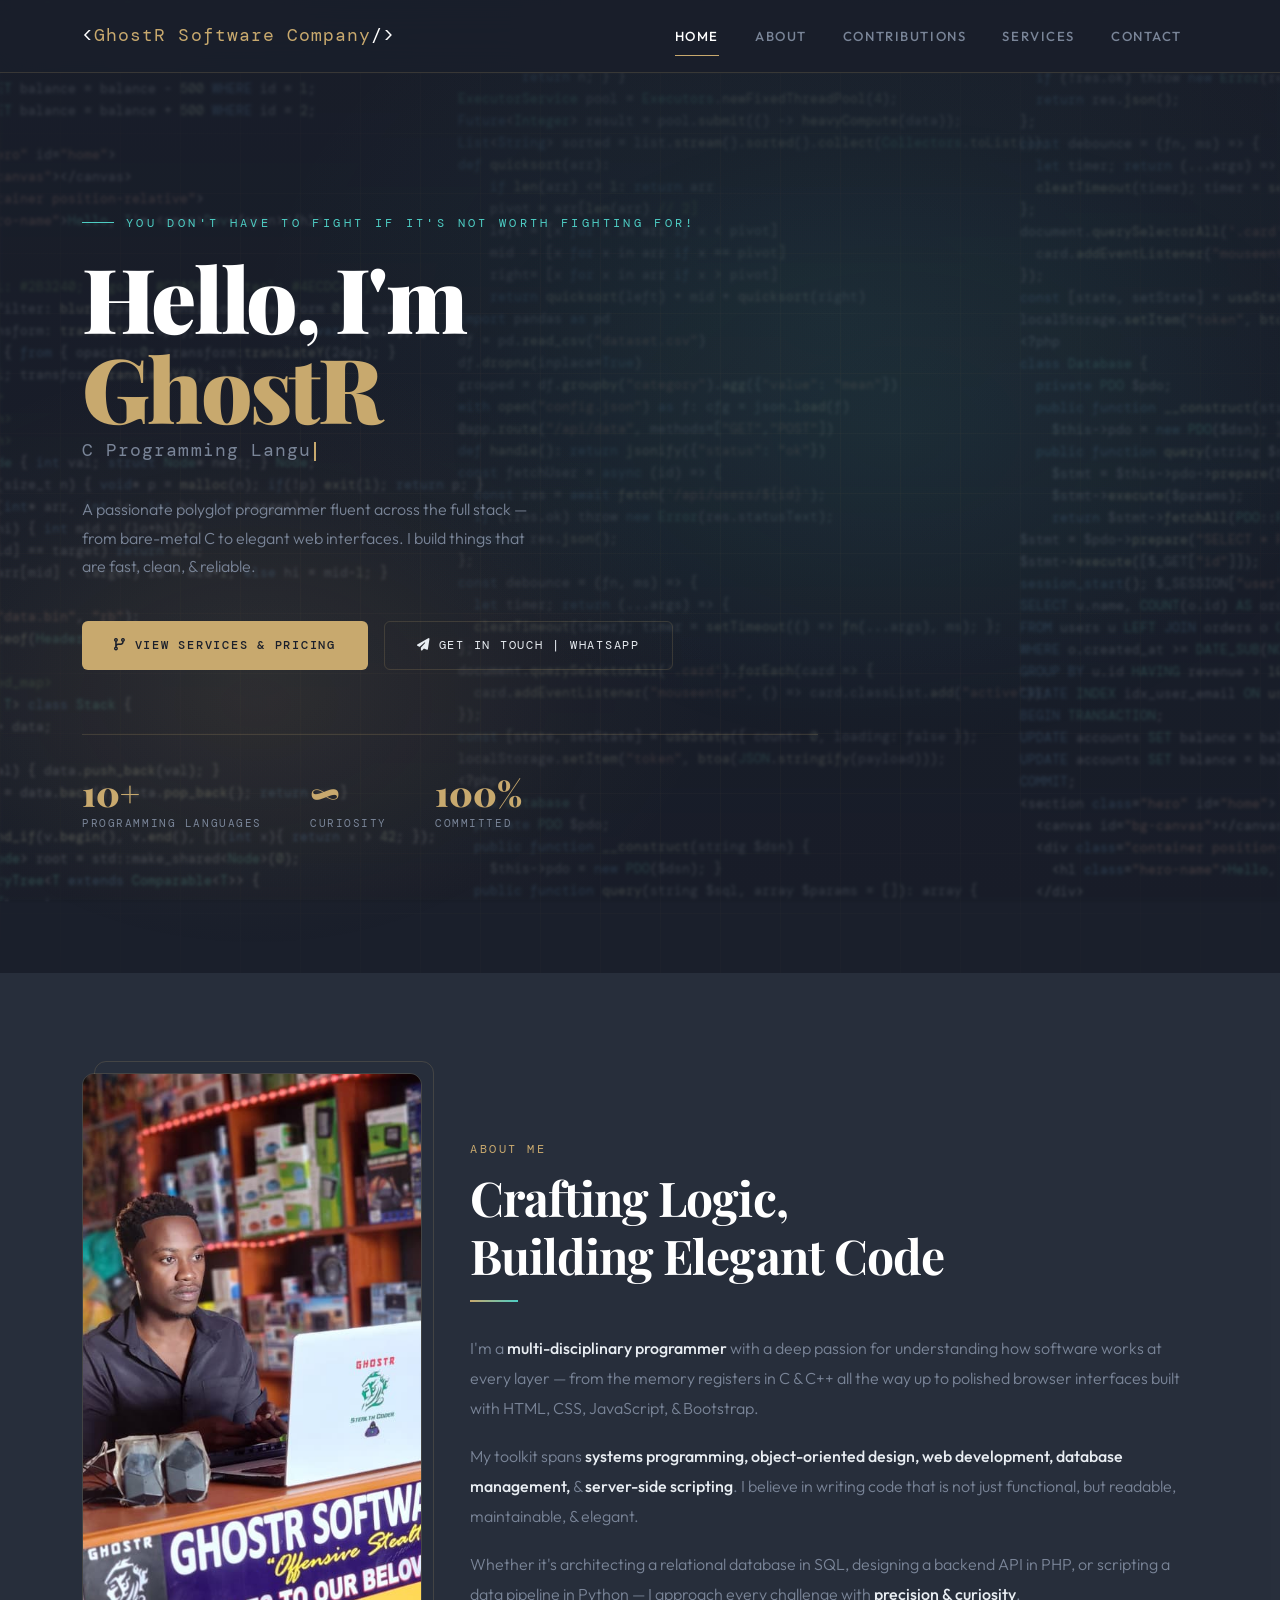
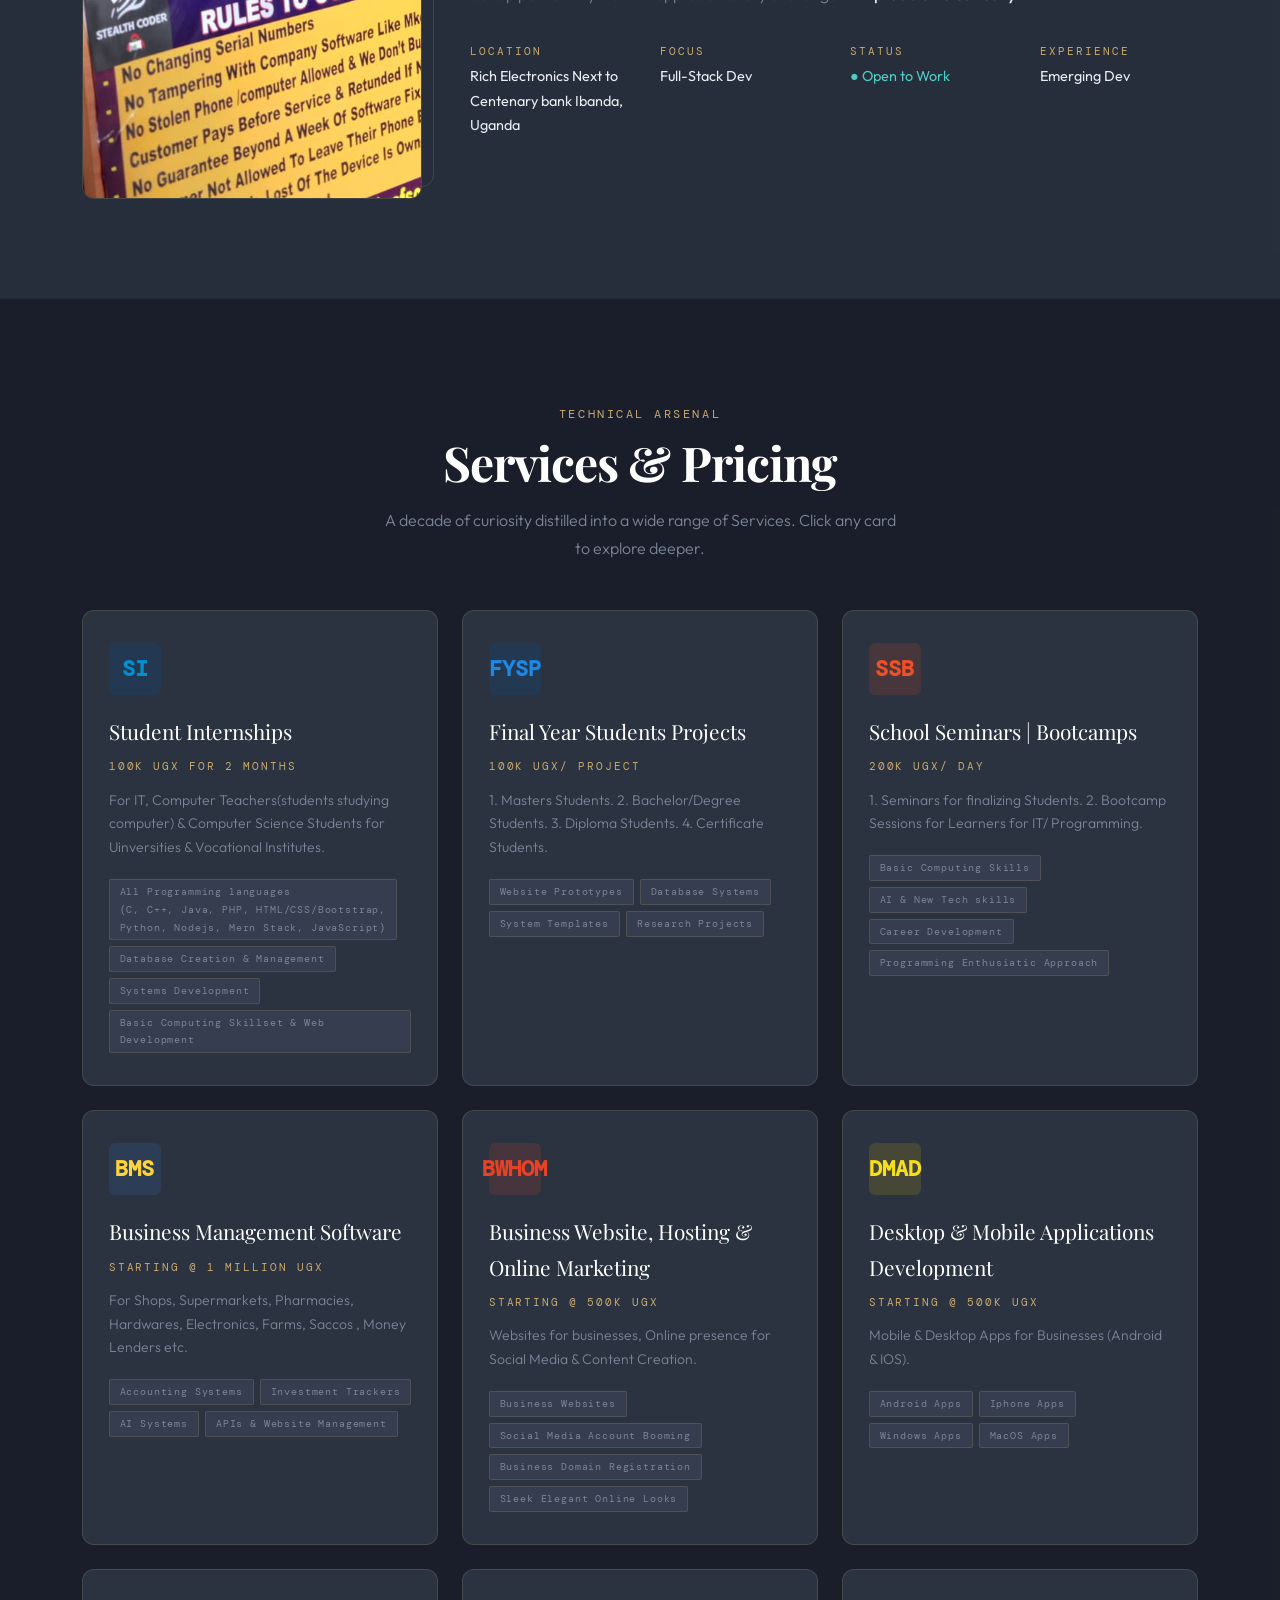
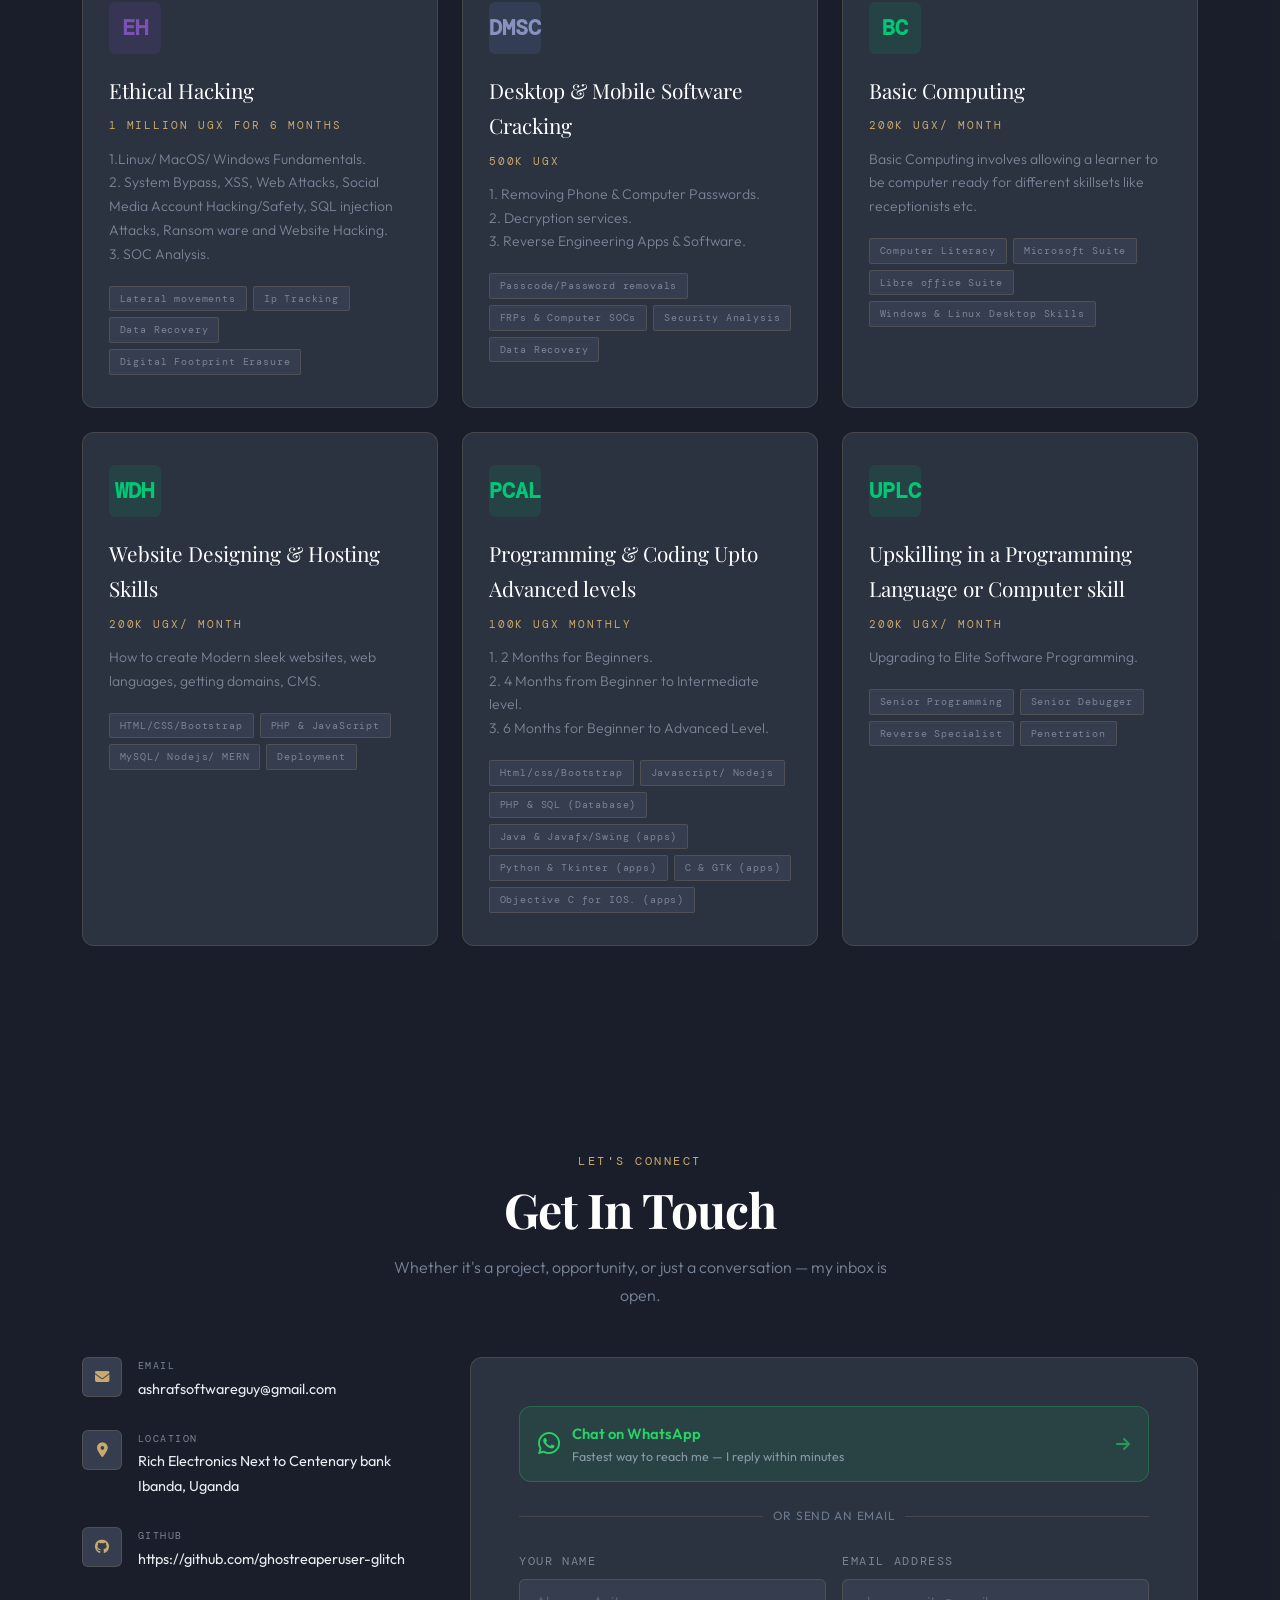
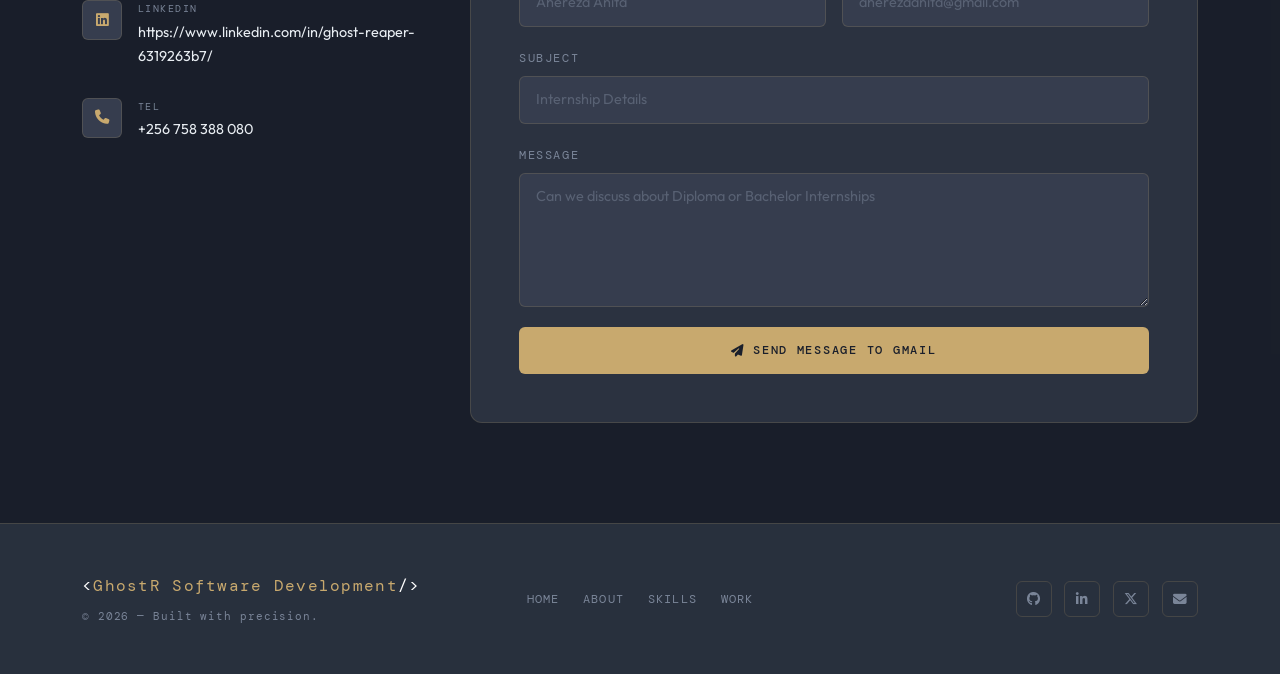
<file: root/index.html>
<!DOCTYPE html>
<html lang="en">
<head>
  <meta charset="UTF-8" />
  <meta name="viewport" content="width=device-width, initial-scale=1.0" />
  <meta name="description" content="Portfolio of a multi-language programmer proficient in C, Java, Python, HTML, CSS, JavaScript, Bootstrap 5, PHP, SQL, and C++." />
  <title>Ghost Softwares</title>

  <!-- Bootstrap 5 -->
  <link href="https://cdn.jsdelivr.net/npm/bootstrap@5.3.3/dist/css/bootstrap.min.css" rel="stylesheet" />
  <!-- Font Awesome -->
  <link href="https://cdnjs.cloudflare.com/ajax/libs/font-awesome/6.5.0/css/all.min.css" rel="stylesheet" />
  <!-- Custom CSS -->
  <link href="/css/style.css" rel="stylesheet" />
</head>
<body>

<!-- Live code canvas background -->
<canvas id="code-canvas"></canvas>

<!-- ═══════════════════════════════════════════
     NAVBAR
════════════════════════════════════════════ -->
<nav class="navbar navbar-expand-lg">
  <div class="container">
    <a class="navbar-brand" href="#home">&lt;<span>GhostR Software Company</span>/&gt;</a>

    <button class="navbar-toggler border-0" type="button"
            data-bs-toggle="collapse" data-bs-target="#navMenu">
      <span class="navbar-toggler-icon"></span>
    </button>

    <div class="collapse navbar-collapse justify-content-end" id="navMenu">
      <ul class="navbar-nav gap-1">
        <li class="nav-item"><a class="nav-link active" href="#home">Home</a></li>
        <li class="nav-item"><a class="nav-link" href="#about">About</a></li>
        <li class="nav-item"><a class="nav-link" href="/contributions.html">Contributions</a></li>
        <li class="nav-item"><a class="nav-link" href="#skills">Services</a></li>
        <li class="nav-item"><a class="nav-link" href="#contact">Contact</a></li>
      </ul>
    </div>
  </div>
</nav>


<!-- ═══════════════════════════════════════════
     HERO
════════════════════════════════════════════ -->
<section id="home" class="hero">
  <div class="hero-grid"></div>
  <div class="container position-relative">
    <div class="row align-items-center">
      <div class="col-lg-8">

        <p class="hero-eyebrow">You don't have to fight if it's not worth fighting for!</p>

        <h1 class="hero-name">
          Hello, I'm<br>
          <span class="accent">GhostR </span>
        </h1>

        <p class="hero-title">
          <span id="typing-text">Systems Programmer</span><span class="cursor"></span>
        </p>

        <p class="hero-desc">
          A passionate polyglot programmer fluent across the full stack — from bare-metal C to elegant web interfaces. I build things that are fast, clean, &amp; reliable.
        </p>

        <div class="hero-ctas">
          <a href="#skills" class="btn-primary-custom">
            <i class="fas fa-code-branch"></i> View Services &amp; Pricing
          </a>
          <a href="#contact" class="btn-outline-custom">
            <i class="fas fa-paper-plane"></i> Get In Touch | WhatsApp
          </a>
        </div>

        <div class="hero-stats">
          <div>
            <div class="stat-num">10+</div>
            <div class="stat-label">Programming Languages</div>
          </div>
          <div>
            <div class="stat-num">∞</div>
            <div class="stat-label">Curiosity</div>
          </div>
          <div>
            <div class="stat-num">100%</div>
            <div class="stat-label">Committed</div>
          </div>
        </div>

      </div>
    </div>
  </div>
</section>


<!-- ═══════════════════════════════════════════
     ABOUT
════════════════════════════════════════════ -->
<section id="about" class="section-pad">
  <div class="container">
    <div class="row align-items-center g-5">

      <!-- Image column -->
      <div class="col-lg-4 fade-up">
        <div class="about-img-wrap">
          <!-- <div class="about-img-placeholder">
            <div class="about-avatar-icon">
              <svg viewBox="0 0 24 24" fill="none" stroke="currentColor" stroke-width="1.5">
                <path d="M20 21v-2a4 4 0 0 0-4-4H8a4 4 0 0 0-4 4v2"/>
                <circle cx="12" cy="7" r="4"/>
              </svg>
            </div>
          </div> -->
          <span class="about-img-name"><img src="/images/minez.jpeg" alt="GhostR" 
     style="width:100%;border-radius:12px;border:1px solid var(--border);"></span>
        </div>
      </div>

      <!-- Text column -->
      <div class="col-lg-8 fade-up about-text">
        <span class="section-label">About Me</span>
        <h2 class="section-title">Crafting Logic,<br>Building Elegant Code</h2>
        <div class="divider-line"></div>

        <p>
          I'm a <strong>multi-disciplinary programmer</strong> with a deep passion for understanding how software works at every layer — from the memory registers in C &amp; C++ all the way up to polished browser interfaces built with HTML, CSS, JavaScript, &amp; Bootstrap.
        </p>
        <p>
          My toolkit spans <strong>systems programming, object-oriented design, web development, database management,</strong> &amp; <strong>server-side scripting</strong>. I believe in writing code that is not just functional, but readable, maintainable, &amp; elegant.
        </p>
        <p>
          Whether it's architecting a relational database in SQL, designing a backend API in PHP, or scripting a data pipeline in Python — I approach every challenge with <strong>precision &amp; curiosity</strong>.
        </p>

        <div class="about-detail-row">
          <div class="about-detail-item">
            <div class="about-detail-label">Location</div>
            <div class="about-detail-value">Rich Electronics Next to Centenary bank Ibanda, Uganda</div>
          </div>
          <div class="about-detail-item">
            <div class="about-detail-label">Focus</div>
            <div class="about-detail-value">Full-Stack Dev</div>
          </div>
          <div class="about-detail-item">
            <div class="about-detail-label">Status</div>
            <div class="about-detail-value" style="color:var(--teal)">● Open to Work</div>
          </div>
          <div class="about-detail-item">
            <div class="about-detail-label">Experience</div>
            <div class="about-detail-value">Emerging Dev</div>
          </div>
        </div>
      </div>

    </div>
  </div>
</section>


<!-- ═══════════════════════════════════════════
     SERVICES
════════════════════════════════════════════ -->
<section id="skills" class="section-pad">
  <div class="container">

    <div class="text-center mb-5 fade-up">
      <span class="section-label">Technical Arsenal</span>
      <h2 class="section-title">Services &amp; Pricing</h2>
      <p class="section-subtitle mx-auto">
        A decade of curiosity distilled into a wide range of Services. Click any card to explore deeper.
      </p>
    </div>

    <div class="row g-4">

      <!-- Student Internships -->
      <div class="col-sm-6 col-lg-4 fade-up">
        <div class="skill-card" data-bs-toggle="modal" data-bs-target="#modal-c">
          <div class="skill-icon" style="background:rgba(0,90,160,0.18);color:#0090d4;">SI</div>
          <div class="skill-name">Student Internships</div>
          <div class="skill-type">100k UGX for 2 Months</div>
          <div class="skill-desc">For IT, Computer Teachers(students studying computer) &amp; Computer Science Students for Uinversities &amp; Vocational Institutes.</div>
          <div class="skill-badge-row">
            <span class="skill-badge">All Programming languages <br> (C, C++, Java, PHP, HTML/CSS/Bootstrap,<br> Python, Nodejs, Mern Stack, JavaScript)</span>
            <span class="skill-badge">Database Creation &amp; Management</span>
            <span class="skill-badge">Systems Development</span>
            <span class="skill-badge">Basic Computing Skillset &amp; Web Development</span>
          </div>
        </div>
      </div>

      <!-- Final Year Students Projects -->
      <div class="col-sm-6 col-lg-4 fade-up">
        <div class="skill-card" data-bs-toggle="modal" data-bs-target="#modal-cpp">
          <div class="skill-icon" style="background:rgba(0,90,160,0.18);color:#1e88e5;">FYSP</div>
          <div class="skill-name">Final Year Students Projects</div>
          <div class="skill-type">100k UGX/ Project</div>
          <div class="skill-desc">1. Masters Students. 2. Bachelor/Degree Students. 3. Diploma Students. 4. Certificate Students.</div>
          <div class="skill-badge-row">
            <span class="skill-badge">Website Prototypes</span>
            <span class="skill-badge">Database Systems</span>
            <span class="skill-badge">System Templates</span>
            <span class="skill-badge">Research Projects</span>
          </div>
        </div>
      </div>

      <!--  School Seminars | Bootcamps -->
      <div class="col-sm-6 col-lg-4 fade-up">
        <div class="skill-card" data-bs-toggle="modal" data-bs-target="#modal-java">
          <div class="skill-icon" style="background:rgba(240,80,40,0.14);color:#f05028;">SSB</div>
          <div class="skill-name"> School Seminars | Bootcamps</div>
          <div class="skill-type">200k UGX/ Day</div>
          <div class="skill-desc">1. Seminars for finalizing Students. 2. Bootcamp Sessions for Learners for IT/ Programming.</div>
          <div class="skill-badge-row">
            <span class="skill-badge">Basic Computing Skills</span>
            <span class="skill-badge">AI &amp; New Tech skills</span>
            <span class="skill-badge">Career Development</span>
            <span class="skill-badge">Programming Enthusiatic Approach</span>
          </div>
        </div>
      </div>

      <!--Business Management Software -->
      <div class="col-sm-6 col-lg-4 fade-up">
        <div class="skill-card" data-bs-toggle="modal" data-bs-target="#modal-python">
          <div class="skill-icon" style="background:rgba(55,120,200,0.15);color:#ffd43b;">BMS</div>
          <div class="skill-name">Business Management Software</div>
          <div class="skill-type">Starting @ 1 Million UGX</div>
          <div class="skill-desc">For Shops, Supermarkets, Pharmacies, Hardwares, Electronics, Farms, Saccos , Money Lenders etc.</div>
          <div class="skill-badge-row">
            <span class="skill-badge">Accounting Systems</span>
            <span class="skill-badge">Investment Trackers</span>
            <span class="skill-badge">AI Systems</span>
            <span class="skill-badge">APIs &amp; Website Management</span>
          </div>
        </div>
      </div>

      <!-- Business Website, Hosting and Online Marketing -->
      <div class="col-sm-6 col-lg-4 fade-up">
        <div class="skill-card" data-bs-toggle="modal" data-bs-target="#modal-html">
          <div class="skill-icon" style="background:rgba(230,70,40,0.14);color:#e64228;">BWHOM</div>
          <div class="skill-name">Business Website, Hosting &amp; Online Marketing</div>
          <div class="skill-type">Starting @ 500k UGX</div>
          <div class="skill-desc">Websites for businesses, Online presence for Social Media &amp; Content Creation.</div>
          <div class="skill-badge-row">
            <span class="skill-badge">Business Websites</span>
            <span class="skill-badge">Social Media Account Booming</span>
            <span class="skill-badge">Business Domain Registration</span>
            <span class="skill-badge">Sleek Elegant Online Looks</span>
          </div>
        </div>
      </div>

      <!-- Desktop and Mobile Applications Development -->
      <div class="col-sm-6 col-lg-4 fade-up">
        <div class="skill-card" data-bs-toggle="modal" data-bs-target="#modal-js">
          <div class="skill-icon" style="background:rgba(240,200,0,0.14);color:#f7df1e;">DMAD</div>
          <div class="skill-name">Desktop &amp; Mobile Applications Development</div>
          <div class="skill-type">Starting @ 500K UGX</div>
          <div class="skill-desc">Mobile &amp; Desktop Apps for Businesses (Android &amp; IOS).</div>
          <div class="skill-badge-row">
            <span class="skill-badge">Android Apps</span>
            <span class="skill-badge">Iphone Apps</span>
            <span class="skill-badge">Windows Apps</span>
            <span class="skill-badge">MacOS Apps</span>
          </div>
        </div>
      </div>

      <!-- Ethical Hacking -->
      <div class="col-sm-6 col-lg-4 fade-up">
        <div class="skill-card" data-bs-toggle="modal" data-bs-target="#modal-bs">
          <div class="skill-icon" style="background:rgba(120,70,200,0.14);color:#7952b3;">EH</div>
          <div class="skill-name">Ethical Hacking</div>
          <div class="skill-type">1 Million UGX for 6 Months</div>
          <div class="skill-desc">1.Linux/ MacOS/ Windows Fundamentals. <br>2. System Bypass, XSS, Web Attacks, Social Media Account Hacking/Safety, SQL injection Attacks, Ransom ware and Website Hacking. <br>3. SOC Analysis.</div>
          <div class="skill-badge-row">
            <span class="skill-badge">Lateral movements</span>
            <span class="skill-badge">Ip Tracking</span>
            <span class="skill-badge">Data Recovery</span>
            <span class="skill-badge">Digital Footprint Erasure</span>
          </div>
        </div>
      </div>

      <!--Desktop and Mobile Software Cracking-->
      <div class="col-sm-6 col-lg-4 fade-up">
        <div class="skill-card" data-bs-toggle="modal" data-bs-target="#modal-php">
          <div class="skill-icon" style="background:rgba(100,130,200,0.14);color:#8892be;">DMSC</div>
          <div class="skill-name">Desktop &amp; Mobile Software Cracking</div>
          <div class="skill-type">500k UGX</div>
          <div class="skill-desc">1. Removing Phone &amp; Computer Passwords. <br>2. Decryption services. <br>3. Reverse Engineering Apps &amp; Software.</div>
          <div class="skill-badge-row">
            <span class="skill-badge">Passcode/Password removals</span>
            <span class="skill-badge">FRPs &amp; Computer SOCs</span>
            <span class="skill-badge">Security Analysis</span>
            <span class="skill-badge">Data Recovery</span>
          </div>
        </div>
      </div>

      <!-- Basic Computing -->
      <div class="col-sm-6 col-lg-4 fade-up">
        <div class="skill-card" data-bs-toggle="modal" data-bs-target="#modal-sql">
          <div class="skill-icon" style="background:rgba(0,160,100,0.14);color:#00c876;">BC</div>
          <div class="skill-name">Basic Computing</div>
          <div class="skill-type">200k UGX/ Month</div>
          <div class="skill-desc">Basic Computing involves allowing a learner to be computer ready for different skillsets like receptionists etc. </div>
          <div class="skill-badge-row">
            <span class="skill-badge">Computer Literacy</span>
            <span class="skill-badge">Microsoft Suite</span>
            <span class="skill-badge">Libre office Suite</span>
            <span class="skill-badge">Windows &amp; Linux Desktop Skills</span>
          </div>
        </div>
      </div>

      <!-- Website Designing and Hosting -->
      <div class="col-sm-6 col-lg-4 fade-up">
        <div class="skill-card" data-bs-toggle="modal" data-bs-target="#modal-sql">
          <div class="skill-icon" style="background:rgba(0,160,100,0.14);color:#00c876;">WDH</div>
          <div class="skill-name">Website Designing &amp; Hosting Skills</div>
          <div class="skill-type">200k UGX/ Month</div>
          <div class="skill-desc">How to create Modern sleek websites, web languages, getting domains, CMS. </div>
          <div class="skill-badge-row">
            <span class="skill-badge">HTML/CSS/Bootstrap</span>
            <span class="skill-badge">PHP &amp; JavaScript</span>
            <span class="skill-badge">MySQL/ Nodejs/ MERN</span>
            <span class="skill-badge">Deployment</span>
          </div>
        </div>
      </div>

      <!-- Programming and Coding Upto Advanced levels -->
      <div class="col-sm-6 col-lg-4 fade-up">
        <div class="skill-card" data-bs-toggle="modal" data-bs-target="#modal-sql">
          <div class="skill-icon" style="background:rgba(0,160,100,0.14);color:#00c876;">PCAL</div>
          <div class="skill-name">Programming &amp; Coding Upto Advanced levels</div>
          <div class="skill-type">100k UGX Monthly</div>
          <div class="skill-desc">1. 2 Months for Beginners. <br>2. 4 Months from Beginner to Intermediate level. <br>3. 6 Months for Beginner to Advanced Level. </div>
          <div class="skill-badge-row">
            <span class="skill-badge">Html/css/Bootstrap</span>
            <span class="skill-badge"> Javascript/ Nodejs</span>
            <span class="skill-badge">PHP &amp; SQL (Database)</span>
            <span class="skill-badge">Java &amp; Javafx/Swing (apps)</span>
            <span class="skill-badge">Python &amp; Tkinter (apps)</span>
            <span class="skill-badge">C &amp; GTK (apps)</span>
            <span class="skill-badge">Objective C for IOS. (apps)</span>
          </div>
        </div>
      </div>

      <!-- Upskilling in a Programming Language or computer skill -->
      <div class="col-sm-6 col-lg-4 fade-up">
        <div class="skill-card" data-bs-toggle="modal" data-bs-target="#modal-sql">
          <div class="skill-icon" style="background:rgba(0,160,100,0.14);color:#00c876;">UPLC</div>
          <div class="skill-name">Upskilling in a Programming Language or Computer skill</div>
          <div class="skill-type">200k UGX/ Month</div>
          <div class="skill-desc">Upgrading to Elite Software Programming. </div>
          <div class="skill-badge-row">
            <span class="skill-badge">Senior Programming</span>
            <span class="skill-badge">Senior Debugger</span>
            <span class="skill-badge">Reverse Specialist</span>
            <span class="skill-badge">Penetration</span>
          </div>
        </div>
      </div>

    </div>
  </div>
</section>





<!-- ═══════════════════════════════════════════
     CONTACT
════════════════════════════════════════════ -->
<section id="contact" class="section-pad">
  <div class="container">

    <div class="text-center mb-5 fade-up">
      <span class="section-label">Let's Connect</span>
      <h2 class="section-title">Get In Touch</h2>
      <p class="section-subtitle mx-auto">
        Whether it's a project, opportunity, or just a conversation — my inbox is open.
      </p>
    </div>

    <div class="row g-5 fade-up">

      <!-- Contact Info -->
      <div class="col-lg-4">
        <div class="contact-info-item">
          <div class="contact-info-icon"><i class="fas fa-envelope"></i></div>
          <div>
            <div class="contact-info-label">Email</div>
            <div class="contact-info-value">ashrafsoftwareguy@gmail.com</div>
          </div>
        </div>
        <div class="contact-info-item">
          <div class="contact-info-icon"><i class="fas fa-map-marker-alt"></i></div>
          <div>
            <div class="contact-info-label">Location</div>
            <div class="contact-info-value">Rich Electronics Next to Centenary bank Ibanda, Uganda</div>
          </div>
        </div>
        <div class="contact-info-item">
          <div class="contact-info-icon"><i class="fab fa-github"></i></div>
          <div>
            <div class="contact-info-label">GitHub</div>
            <div class="contact-info-value">https://github.com/ghostreaperuser-glitch</div>
          </div>
        </div>
        <div class="contact-info-item">
          <div class="contact-info-icon"><i class="fab fa-linkedin"></i></div>
          <div>
            <div class="contact-info-label">LinkedIn</div>
            <div class="contact-info-value">https://www.linkedin.com/in/ghost-reaper-6319263b7/</div>
          </div>
        </div>
        <div class="contact-info-item">
          <div class="contact-info-icon"><i class="fas fa-phone"></i></div>
          <div>
            <div class="contact-info-label">Tel</div>
            <div class="contact-info-value">+256 758 388 080</div>
          </div>
        </div>
      </div>

      <!-- Form -->
      <div class="col-lg-8">
        <div class="contact-card">

          <!-- ══ WhatsApp quick link ══ -->
          <a href="https://wa.me/256758388080?text=Hello%20GhostR%2C%20I%20want%20to%20get%20in%20touch%20about%3A%20"
             target="_blank"
             style="display:flex;align-items:center;gap:12px;background:rgba(37,211,102,0.1);border:1px solid rgba(37,211,102,0.25);border-radius:12px;padding:14px 18px;text-decoration:none;margin-bottom:1.5rem;transition:background 0.2s;">
            <i class="fab fa-whatsapp" style="font-size:1.6rem;color:#25d366;flex-shrink:0;"></i>
            <div>
              <div style="font-weight:600;color:#25d366;font-size:0.92rem;">Chat on WhatsApp</div>
              <div style="font-size:0.78rem;color:var(--muted,#8899aa);">Fastest way to reach me — I reply within minutes</div>
            </div>
            <i class="fas fa-arrow-right ms-auto" style="color:#25d366;opacity:0.6;"></i>
          </a>

          <div style="display:flex;align-items:center;gap:10px;margin-bottom:1.2rem;">
            <div style="flex:1;height:1px;background:var(--border,rgba(255,255,255,0.08));"></div>
            <span style="font-size:0.75rem;color:var(--muted,#6b7a8d);letter-spacing:0.06em;">OR SEND AN EMAIL</span>
            <div style="flex:1;height:1px;background:var(--border,rgba(255,255,255,0.08));"></div>
          </div>

          
          <form id="contact-form" class="contact-form" novalidate
                action="https://formspree.io/f/xwvarzgl"
                method="POST">

            <!-- Hidden field so Formspree knows where to send replies -->
            <input type="hidden" name="_replyto" value="ghostreaperuser@gmail.com" />
            <!-- Custom subject line in Gmail -->
            <input type="hidden" name="_subject" name="_subject" value="New message from GhostR Website" />

            <div class="row g-3">
              <div class="col-sm-6">
                <label class="form-label">Your Name</label>
                <input type="text" name="name" class="form-control" placeholder="Ahereza Anita" required />
              </div>
              <div class="col-sm-6">
                <label class="form-label">Email Address</label>
                <input type="email" name="email" class="form-control" placeholder="aherezaanita@gmail.com" required />
              </div>
              <div class="col-12">
                <label class="form-label">Subject</label>
                <input type="text" name="subject" class="form-control" placeholder="Internship Details" />
              </div>
              <div class="col-12">
                <label class="form-label">Message</label>
                <textarea name="message" class="form-control" rows="5" placeholder="Can we discuss about Diploma or Bachelor Internships" required></textarea>
              </div>
              <div class="col-12 pt-1">
                <button type="submit" class="btn-primary-custom w-100 justify-content-center">
                  <i class="fas fa-paper-plane"></i> Send Message to Gmail
                </button>
              </div>
            </div>

          </form>
        </div>
      </div>

    </div>
  </div>
</section>


<!-- ═══════════════════════════════════════════
     FOOTER
════════════════════════════════════════════ -->
<footer>
  <div class="container">
    <div class="row align-items-center g-4">
      <div class="col-md-4">
        <div class="footer-brand">&lt;<span>GhostR Software Development</span>/&gt;</div>
        <div class="footer-copy">© <span id="year"></span> — Built with precision.</div>
      </div>
      <div class="col-md-4 text-md-center">
        <div class="footer-links justify-content-md-center d-flex">
          <a href="#home" class="footer-link">Home</a>
          <a href="#about" class="footer-link">About</a>
          <a href="#skills" class="footer-link">Skills</a>
          <a href="#projects" class="footer-link">Work</a>
        </div>
      </div>
      <div class="col-md-4 text-md-end">
        <div class="social-links justify-content-md-end d-flex">
          <a href="#" class="social-link" title="GitHub"><i class="fab fa-github"></i></a>
          <a href="#" class="social-link" title="LinkedIn"><i class="fab fa-linkedin-in"></i></a>
          <a href="#" class="social-link" title="Twitter/X"><i class="fab fa-x-twitter"></i></a>
          <a href="#" class="social-link" title="Email"><i class="fas fa-envelope"></i></a>
        </div>
      </div>
    </div>
  </div>
</footer>


<!-- ═══════════════════════════════════════════
     SERVICE MODALS
════════════════════════════════════════════ -->

<!-- Shared WhatsApp number — change once here if your number changes -->
<!-- Format: international, no spaces, no + -->
<!-- +256 758 388 080  →  256758388080 -->

<!-- ── MODAL: Student Internships ── -->
<div class="modal fade" id="modal-c" tabindex="-1">
  <div class="modal-dialog modal-lg modal-dialog-centered modal-dialog-scrollable">
    <div class="modal-content">
      <div class="modal-header">
        <div>
          <h5 class="modal-title">Student Internships</h5>
          <div class="section-label mt-1" style="margin-bottom:0">100,000 UGX · 2 Months</div>
        </div>
        <button type="button" class="btn-close" data-bs-dismiss="modal"></button>
      </div>
      <div class="modal-body">
        <div class="modal-skill-icon" style="background:rgba(0,144,212,0.12);color:#0090d4;font-size:1.8rem;">SI</div>
        <div class="modal-section-label">Who This Is For</div>
        <p class="modal-desc">Designed for IT students, Computer Science students, and Computer Teacher trainees from Universities &amp; Vocational Institutes who need hands-on internship experience to complete their academic requirements.</p>
        <div class="modal-section-label">What You Will Learn</div>
        <div class="modal-tag-list">
          <span class="modal-tag">C, C++, Java</span>
          <span class="modal-tag">PHP &amp; MySQL</span>
          <span class="modal-tag">HTML / CSS / Bootstrap</span>
          <span class="modal-tag">Python</span>
          <span class="modal-tag">Node.js &amp; MERN Stack</span>
          <span class="modal-tag">JavaScript</span>
          <span class="modal-tag">Database Creation &amp; Management</span>
          <span class="modal-tag">Systems Development</span>
          <span class="modal-tag">Basic Computing &amp; Web Development</span>
        </div>
        <div class="modal-section-label mt-3">Duration &amp; Cost</div>
        <p class="modal-desc">2 months of structured, practical internship training. <strong>100,000 UGX total</strong>. An official internship letter/report is provided on completion for university submission.</p>
      </div>
      <div class="modal-footer">
        <a href="https://wa.me/256758388080?text=Hello%20GhostR%2C%20I%20am%20interested%20in%20the%20Student%20Internship%20(100k%20UGX%20%E2%80%94%202%20Months).%20Please%20share%20more%20details." target="_blank" class="btn-primary-custom">
          <i class="fab fa-whatsapp me-2"></i> Book on WhatsApp
        </a>
        <button class="btn-outline-custom" data-bs-dismiss="modal">Close</button>
      </div>
    </div>
  </div>
</div>

<!-- ── MODAL: Final Year Students Projects ── -->
<div class="modal fade" id="modal-cpp" tabindex="-1">
  <div class="modal-dialog modal-lg modal-dialog-centered modal-dialog-scrollable">
    <div class="modal-content">
      <div class="modal-header">
        <div>
          <h5 class="modal-title">Final Year Students Projects</h5>
          <div class="section-label mt-1" style="margin-bottom:0">100,000 UGX / Project</div>
        </div>
        <button type="button" class="btn-close" data-bs-dismiss="modal"></button>
      </div>
      <div class="modal-body">
        <div class="modal-skill-icon" style="background:rgba(30,136,229,0.12);color:#1e88e5;">FYSP</div>
        <div class="modal-section-label">Who This Is For</div>
        <p class="modal-desc">Final year students at every academic level who need a complete, working project to graduate. GhostR delivers a fully documented, functional system tailored to your institution's requirements.</p>
        <div class="modal-section-label">Student Levels Covered</div>
        <div class="modal-tag-list">
          <span class="modal-tag">Masters Students</span>
          <span class="modal-tag">Bachelor / Degree Students</span>
          <span class="modal-tag">Diploma Students</span>
          <span class="modal-tag">Certificate Students</span>
        </div>
        <div class="modal-section-label mt-3">Project Types Delivered</div>
        <div class="modal-tag-list">
          <span class="modal-tag">Website Prototypes</span>
          <span class="modal-tag">Database Systems</span>
          <span class="modal-tag">System Templates</span>
          <span class="modal-tag">Research Projects</span>
        </div>
        <div class="modal-section-label mt-3">Cost</div>
        <p class="modal-desc"><strong>100,000 UGX per project.</strong> Includes full source code, documentation, and a walkthrough session so you can explain and defend your project confidently.</p>
      </div>
      <div class="modal-footer">
        <a href="https://wa.me/256758388080?text=Hello%20GhostR%2C%20I%20need%20a%20Final%20Year%20Project%20(100k%20UGX).%20Please%20share%20more%20details." target="_blank" class="btn-primary-custom">
          <i class="fab fa-whatsapp me-2"></i> Book on WhatsApp
        </a>
        <button class="btn-outline-custom" data-bs-dismiss="modal">Close</button>
      </div>
    </div>
  </div>
</div>

<!-- ── MODAL: School Seminars & Bootcamps ── -->
<div class="modal fade" id="modal-java" tabindex="-1">
  <div class="modal-dialog modal-lg modal-dialog-centered modal-dialog-scrollable">
    <div class="modal-content">
      <div class="modal-header">
        <div><h5 class="modal-title">School Seminars &amp; Bootcamps</h5><div class="section-label mt-1" style="margin-bottom:0">200,000 UGX / Day</div></div>
        <button type="button" class="btn-close" data-bs-dismiss="modal"></button>
      </div>
      <div class="modal-body">
        <div class="modal-skill-icon" style="background:rgba(240,80,40,0.12);color:#f05028;">SSB</div>
        <div class="modal-section-label">Overview</div>
        <p class="modal-desc">Intensive one-day seminars and bootcamp sessions delivered at your school or institution. Designed to inspire finalizing students and introduce learners to real-world IT &amp; programming skills in a single focused day.</p>
        <div class="modal-section-label">Session Types</div>
        <div class="modal-tag-list">
          <span class="modal-tag">Seminars for Finalizing Students</span>
          <span class="modal-tag">Bootcamp Sessions for IT / Programming Learners</span>
        </div>
        <div class="modal-section-label mt-3">Topics Covered</div>
        <div class="modal-tag-list">
          <span class="modal-tag">Basic Computing Skills</span>
          <span class="modal-tag">AI &amp; New Tech Skills</span>
          <span class="modal-tag">Career Development</span>
          <span class="modal-tag">Programming Enthusiast Approach</span>
        </div>
        <div class="modal-section-label mt-3">Cost</div>
        <p class="modal-desc"><strong>200,000 UGX per day.</strong> GhostR travels to your school. Contact via WhatsApp to book a date and discuss the session agenda for your students.</p>
      </div>
      <div class="modal-footer">
        <a href="https://wa.me/256758388080?text=Hello%20GhostR%2C%20I%20would%20like%20to%20book%20a%20School%20Seminar%20or%20Bootcamp%20(200k%20UGX%2FDay).%20Please%20share%20details." target="_blank" class="btn-primary-custom">
          <i class="fab fa-whatsapp me-2"></i> Book on WhatsApp
        </a>
        <button class="btn-outline-custom" data-bs-dismiss="modal">Close</button>
      </div>
    </div>
  </div>
</div>

<!-- ── MODAL: Business Management Software ── -->
<div class="modal fade" id="modal-python" tabindex="-1">
  <div class="modal-dialog modal-lg modal-dialog-centered modal-dialog-scrollable">
    <div class="modal-content">
      <div class="modal-header">
        <div><h5 class="modal-title">Business Management Software</h5><div class="section-label mt-1" style="margin-bottom:0">Starting @ 1,000,000 UGX</div></div>
        <button type="button" class="btn-close" data-bs-dismiss="modal"></button>
      </div>
      <div class="modal-body">
        <div class="modal-skill-icon" style="background:rgba(55,120,200,0.12);color:#ffd43b;">BMS</div>
        <div class="modal-section-label">Overview</div>
        <p class="modal-desc">Custom-built desktop or web-based management software for your specific business. GhostR builds from scratch to match your workflow — not a generic off-the-shelf product. Your system, your rules.</p>
        <div class="modal-section-label">Who This Is For</div>
        <div class="modal-tag-list">
          <span class="modal-tag">Shops &amp; Supermarkets</span>
          <span class="modal-tag">Pharmacies</span>
          <span class="modal-tag">Hardware Stores</span>
          <span class="modal-tag">Electronics Shops</span>
          <span class="modal-tag">Farms</span>
          <span class="modal-tag">SACCOs</span>
          <span class="modal-tag">Money Lenders</span>
        </div>
        <div class="modal-section-label mt-3">Features Delivered</div>
        <div class="modal-tag-list">
          <span class="modal-tag">Accounting Systems</span>
          <span class="modal-tag">Investment Trackers</span>
          <span class="modal-tag">AI-Powered Insights</span>
          <span class="modal-tag">APIs &amp; Website Management</span>
          <span class="modal-tag">Inventory Control</span>
          <span class="modal-tag">Staff &amp; Sales Reports</span>
        </div>
        <div class="modal-section-label mt-3">Pricing</div>
        <p class="modal-desc">Starting at <strong>1,000,000 UGX</strong>. Final price depends on scope and features. Send a WhatsApp message to discuss your specific business needs and get a quote.</p>
      </div>
      <div class="modal-footer">
        <a href="https://wa.me/256758388080?text=Hello%20GhostR%2C%20I%20am%20interested%20in%20Business%20Management%20Software%20(starting%201M%20UGX).%20My%20business%20is%3A%20" target="_blank" class="btn-primary-custom">
          <i class="fab fa-whatsapp me-2"></i> Book on WhatsApp
        </a>
        <button class="btn-outline-custom" data-bs-dismiss="modal">Close</button>
      </div>
    </div>
  </div>
</div>

<!-- ── MODAL: Business Website, Hosting & Online Marketing ── -->
<div class="modal fade" id="modal-html" tabindex="-1">
  <div class="modal-dialog modal-lg modal-dialog-centered modal-dialog-scrollable">
    <div class="modal-content">
      <div class="modal-header">
        <div><h5 class="modal-title">Business Website, Hosting &amp; Online Marketing</h5><div class="section-label mt-1" style="margin-bottom:0">Starting @ 500,000 UGX</div></div>
        <button type="button" class="btn-close" data-bs-dismiss="modal"></button>
      </div>
      <div class="modal-body">
        <div class="modal-skill-icon" style="background:rgba(230,66,36,0.12);color:#e64228;">BWHOM</div>
        <div class="modal-section-label">Overview</div>
        <p class="modal-desc">Get your business fully online — a professional website, a registered domain, reliable hosting, and an active social media presence. GhostR handles the tech so you can focus on running your business.</p>
        <div class="modal-section-label">What's Included</div>
        <div class="modal-tag-list">
          <span class="modal-tag">Professional Business Website</span>
          <span class="modal-tag">Domain Name Registration</span>
          <span class="modal-tag">Website Hosting Setup</span>
          <span class="modal-tag">Social Media Account Booming</span>
          <span class="modal-tag">Content Creation Support</span>
          <span class="modal-tag">Sleek, Elegant Online Look</span>
        </div>
        <div class="modal-section-label mt-3">Pricing</div>
        <p class="modal-desc">Starting at <strong>500,000 UGX.</strong> Hosting and domain renewal fees apply annually. Message on WhatsApp to discuss your business type and get a tailored package.</p>
      </div>
      <div class="modal-footer">
        <a href="https://wa.me/256758388080?text=Hello%20GhostR%2C%20I%20need%20a%20Business%20Website%2C%20Hosting%20%26%20Online%20Marketing%20(from%20500k%20UGX).%20My%20business%20is%3A%20" target="_blank" class="btn-primary-custom">
          <i class="fab fa-whatsapp me-2"></i> Book on WhatsApp
        </a>
        <button class="btn-outline-custom" data-bs-dismiss="modal">Close</button>
      </div>
    </div>
  </div>
</div>

<!-- ── MODAL: Desktop & Mobile Applications Development ── -->
<div class="modal fade" id="modal-js" tabindex="-1">
  <div class="modal-dialog modal-lg modal-dialog-centered modal-dialog-scrollable">
    <div class="modal-content">
      <div class="modal-header">
        <div><h5 class="modal-title">Desktop &amp; Mobile Applications Development</h5><div class="section-label mt-1" style="margin-bottom:0">Starting @ 500,000 UGX</div></div>
        <button type="button" class="btn-close" data-bs-dismiss="modal"></button>
      </div>
      <div class="modal-body">
        <div class="modal-skill-icon" style="background:rgba(247,223,30,0.12);color:#f7df1e;">DMAD</div>
        <div class="modal-section-label">Overview</div>
        <p class="modal-desc">Need a mobile app for your customers or a desktop application for your office? GhostR builds cross-platform apps for Android, iPhone, Windows, and macOS — from idea to a deployed, working product.</p>
        <div class="modal-section-label">Platforms Supported</div>
        <div class="modal-tag-list">
          <span class="modal-tag">Android Apps</span>
          <span class="modal-tag">iPhone (iOS) Apps</span>
          <span class="modal-tag">Windows Desktop Apps</span>
          <span class="modal-tag">macOS Apps</span>
        </div>
        <div class="modal-section-label mt-3">Example Apps Built</div>
        <div class="modal-tag-list">
          <span class="modal-tag">Business Management Apps</span>
          <span class="modal-tag">School / Student Apps</span>
          <span class="modal-tag">E-commerce Apps</span>
          <span class="modal-tag">Utility &amp; Productivity Tools</span>
        </div>
        <div class="modal-section-label mt-3">Pricing</div>
        <p class="modal-desc">Starting at <strong>500,000 UGX.</strong> Price scales with complexity and number of features. Message on WhatsApp with your app idea to get a quote.</p>
      </div>
      <div class="modal-footer">
        <a href="https://wa.me/256758388080?text=Hello%20GhostR%2C%20I%20need%20a%20Desktop%20or%20Mobile%20App%20(from%20500k%20UGX).%20My%20app%20idea%20is%3A%20" target="_blank" class="btn-primary-custom">
          <i class="fab fa-whatsapp me-2"></i> Book on WhatsApp
        </a>
        <button class="btn-outline-custom" data-bs-dismiss="modal">Close</button>
      </div>
    </div>
  </div>
</div>

<!-- ── MODAL: Ethical Hacking ── -->
<div class="modal fade" id="modal-bs" tabindex="-1">
  <div class="modal-dialog modal-lg modal-dialog-centered modal-dialog-scrollable">
    <div class="modal-content">
      <div class="modal-header">
        <div><h5 class="modal-title">Ethical Hacking</h5><div class="section-label mt-1" style="margin-bottom:0">1,000,000 UGX · 6 Months</div></div>
        <button type="button" class="btn-close" data-bs-dismiss="modal"></button>
      </div>
      <div class="modal-body">
        <div class="modal-skill-icon" style="background:rgba(121,82,179,0.12);color:#7952b3;">EH</div>
        <div class="modal-section-label">Overview</div>
        <p class="modal-desc">A 6-month structured course in ethical hacking and cybersecurity. Learn to think like an attacker to defend systems — covering OS fundamentals, penetration testing techniques, social engineering, and SOC analysis.</p>
        <div class="modal-section-label">Curriculum</div>
        <div class="modal-tag-list">
          <span class="modal-tag">Linux / macOS / Windows Fundamentals</span>
          <span class="modal-tag">System Bypass Techniques</span>
          <span class="modal-tag">XSS &amp; Web Attacks</span>
          <span class="modal-tag">Social Media Account Safety &amp; Hacking</span>
          <span class="modal-tag">SQL Injection Attacks</span>
          <span class="modal-tag">Ransomware &amp; Website Hacking</span>
          <span class="modal-tag">SOC Analysis</span>
          <span class="modal-tag">Lateral Movements</span>
          <span class="modal-tag">IP Tracking</span>
          <span class="modal-tag">Data Recovery</span>
          <span class="modal-tag">Digital Footprint Erasure</span>
        </div>
        <div class="modal-section-label mt-3">Cost</div>
        <p class="modal-desc"><strong>1,000,000 UGX for the full 6-month course.</strong> This is a practical, hands-on course — not just theory. Message on WhatsApp to confirm start dates and availability.</p>
      </div>
      <div class="modal-footer">
        <a href="https://wa.me/256758388080?text=Hello%20GhostR%2C%20I%20am%20interested%20in%20the%20Ethical%20Hacking%20course%20(1M%20UGX%20%E2%80%94%206%20Months).%20Please%20share%20enrollment%20details." target="_blank" class="btn-primary-custom">
          <i class="fab fa-whatsapp me-2"></i> Book on WhatsApp
        </a>
        <button class="btn-outline-custom" data-bs-dismiss="modal">Close</button>
      </div>
    </div>
  </div>
</div>

<!-- ── MODAL: Desktop & Mobile Software Cracking ── -->
<div class="modal fade" id="modal-php" tabindex="-1">
  <div class="modal-dialog modal-lg modal-dialog-centered modal-dialog-scrollable">
    <div class="modal-content">
      <div class="modal-header">
        <div><h5 class="modal-title">Desktop &amp; Mobile Software Cracking</h5><div class="section-label mt-1" style="margin-bottom:0">500,000 UGX</div></div>
        <button type="button" class="btn-close" data-bs-dismiss="modal"></button>
      </div>
      <div class="modal-body">
        <div class="modal-skill-icon" style="background:rgba(136,146,190,0.12);color:#8892be;">DMSC</div>
        <div class="modal-section-label">Overview</div>
        <p class="modal-desc">Professional forensic and reverse engineering services for locked devices and software. GhostR helps you regain access to your own hardware and data through safe, verified methods.</p>
        <div class="modal-section-label">Services Offered</div>
        <div class="modal-tag-list">
          <span class="modal-tag">Phone &amp; Computer Password Removal</span>
          <span class="modal-tag">Decryption Services</span>
          <span class="modal-tag">Reverse Engineering Apps &amp; Software</span>
          <span class="modal-tag">Passcode / Pattern Removal</span>
          <span class="modal-tag">FRP &amp; Computer SOC Bypass</span>
          <span class="modal-tag">Security Analysis</span>
          <span class="modal-tag">Data Recovery</span>
        </div>
        <div class="modal-section-label mt-3">Cost</div>
        <p class="modal-desc"><strong>500,000 UGX.</strong> Bring your device to the office at Rich Electronics, Ibanda — or message first on WhatsApp to describe the issue before visiting.</p>
      </div>
      <div class="modal-footer">
        <a href="https://wa.me/256758388080?text=Hello%20GhostR%2C%20I%20need%20Software%20Cracking%20%2F%20Device%20Unlocking%20services%20(500k%20UGX).%20My%20issue%20is%3A%20" target="_blank" class="btn-primary-custom">
          <i class="fab fa-whatsapp me-2"></i> Book on WhatsApp
        </a>
        <button class="btn-outline-custom" data-bs-dismiss="modal">Close</button>
      </div>
    </div>
  </div>
</div>

<!-- ── MODAL: Computing & Programming Courses (shared by BC, WDH, PCAL, UPLC cards) ── -->
<div class="modal fade" id="modal-sql" tabindex="-1">
  <div class="modal-dialog modal-lg modal-dialog-centered modal-dialog-scrollable">
    <div class="modal-content">
      <div class="modal-header">
        <div><h5 class="modal-title">Computing &amp; Programming Courses</h5><div class="section-label mt-1" style="margin-bottom:0">100k – 200k UGX / Month</div></div>
        <button type="button" class="btn-close" data-bs-dismiss="modal"></button>
      </div>
      <div class="modal-body">
        <div class="modal-skill-icon" style="background:rgba(0,200,118,0.1);color:#00c876;">📚</div>

        <div class="modal-section-label">Basic Computing — 200k UGX/Month</div>
        <p class="modal-desc">For learners who need to become computer-ready for jobs like receptionist, data entry, or office work.</p>
        <div class="modal-tag-list mb-3">
          <span class="modal-tag">Computer Literacy</span>
          <span class="modal-tag">Microsoft Office Suite</span>
          <span class="modal-tag">LibreOffice Suite</span>
          <span class="modal-tag">Windows &amp; Linux Desktop</span>
        </div>

        <div class="modal-section-label">Website Design &amp; Hosting Skills — 200k UGX/Month</div>
        <p class="modal-desc">Practical course on building modern websites, understanding web languages, and getting online with a domain and CMS.</p>
        <div class="modal-tag-list mb-3">
          <span class="modal-tag">HTML / CSS / Bootstrap</span>
          <span class="modal-tag">PHP &amp; JavaScript</span>
          <span class="modal-tag">MySQL / Node.js / MERN</span>
          <span class="modal-tag">Deployment</span>
        </div>

        <div class="modal-section-label">Programming &amp; Coding to Advanced — 100k UGX/Month</div>
        <p class="modal-desc">2 months (beginner) · 4 months (intermediate) · 6 months (advanced). Covers the full programming stack from scratch.</p>
        <div class="modal-tag-list mb-3">
          <span class="modal-tag">HTML / CSS / Bootstrap</span>
          <span class="modal-tag">JavaScript / Node.js</span>
          <span class="modal-tag">PHP &amp; SQL</span>
          <span class="modal-tag">Java &amp; JavaFX / Swing</span>
          <span class="modal-tag">Python &amp; Tkinter</span>
          <span class="modal-tag">C &amp; GTK</span>
          <span class="modal-tag">Objective-C for iOS</span>
        </div>

        <div class="modal-section-label">Upskilling to Elite Level — 200k UGX/Month</div>
        <p class="modal-desc">Already know the basics? Level up to senior-level programming and security techniques.</p>
        <div class="modal-tag-list">
          <span class="modal-tag">Senior Programming</span>
          <span class="modal-tag">Senior Debugging</span>
          <span class="modal-tag">Reverse Engineering Specialist</span>
          <span class="modal-tag">Penetration Testing</span>
        </div>
      </div>
      <div class="modal-footer">
        <a href="https://wa.me/256758388080?text=Hello%20GhostR%2C%20I%20am%20interested%20in%20one%20of%20your%20Computing%20or%20Programming%20courses.%20Please%20share%20more%20details." target="_blank" class="btn-primary-custom">
          <i class="fab fa-whatsapp me-2"></i> Book on WhatsApp
        </a>
        <button class="btn-outline-custom" data-bs-dismiss="modal">Close</button>
      </div>
    </div>
  </div>
</div>





<!-- Bootstrap JS -->
<script src="https://cdn.jsdelivr.net/npm/bootstrap@5.3.3/dist/js/bootstrap.bundle.min.js"></script>
<!-- Custom JS -->
<script src="/js/main.js"></script>
</body>
</html>
</file>
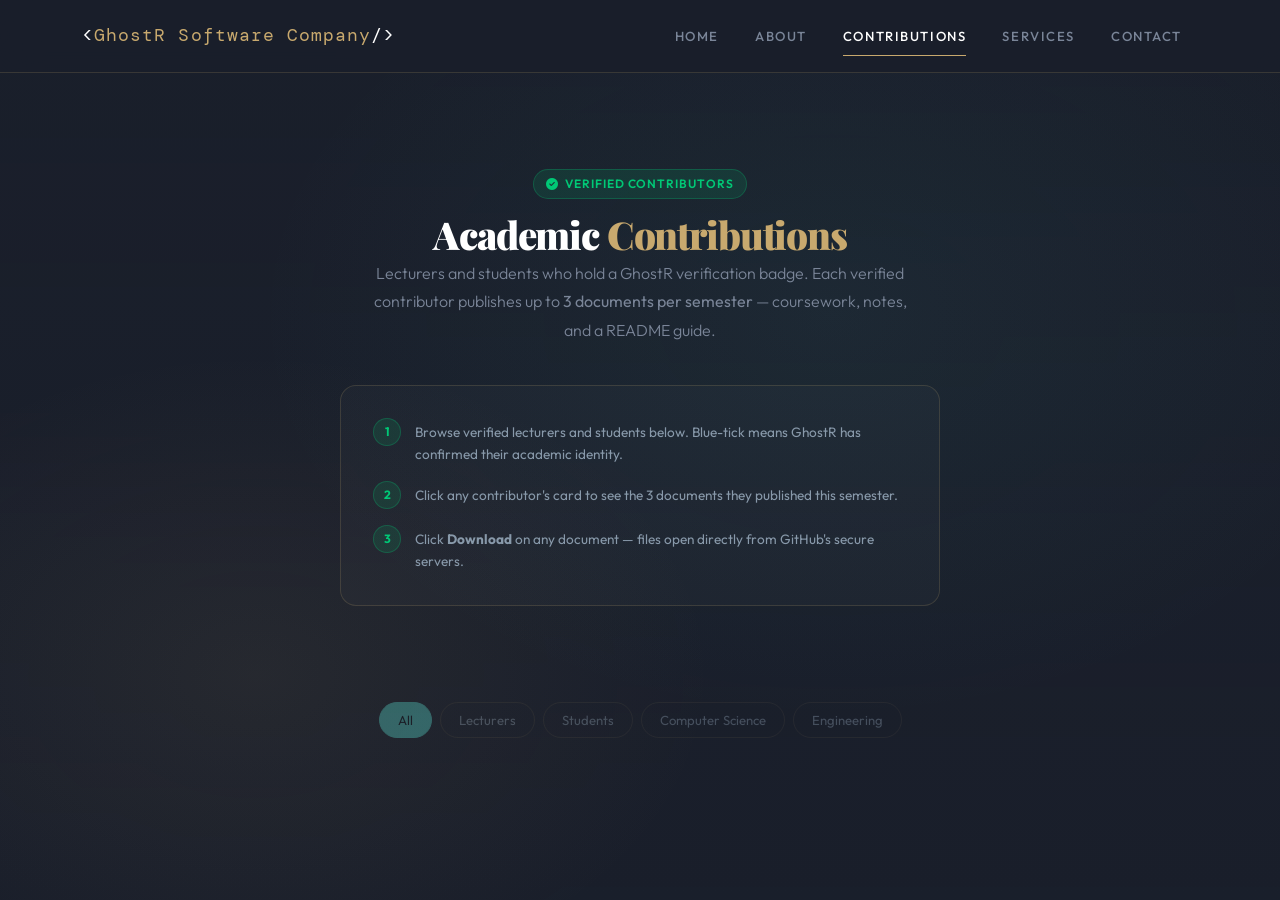
<file: root/contributions.html>
<!DOCTYPE html>
<html lang="en">
<head>
  <meta charset="UTF-8" />
  <meta name="viewport" content="width=device-width, initial-scale=1.0" />
  <meta name="description" content="Verified academic contributors — Lecturers and students verified by GhostR Software." />
  <title>Contributions · GhostR Software</title>

  <!-- Bootstrap 5 -->
  <link href="https://cdn.jsdelivr.net/npm/bootstrap@5.3.3/dist/css/bootstrap.min.css" rel="stylesheet" />
  <!-- Font Awesome -->
  <link href="https://cdnjs.cloudflare.com/ajax/libs/font-awesome/6.5.0/css/all.min.css" rel="stylesheet" />
  <!-- Match your main site CSS -->
  <link href="/css/style.css" rel="stylesheet" />

  <style>
    /* ─── Page-specific styles ─── */

    .contrib-hero {
      padding: 6rem 0 3rem;
      text-align: center;
    }

    .verified-badge {
      display: inline-flex;
      align-items: center;
      gap: 6px;
      background: rgba(0,200,118,0.12);
      color: #00c876;
      font-size: 0.75rem;
      font-weight: 600;
      letter-spacing: 0.08em;
      text-transform: uppercase;
      padding: 4px 12px;
      border-radius: 20px;
      border: 1px solid rgba(0,200,118,0.25);
    }

    /* ─── Filter bar ─── */
    .filter-bar {
      display: flex;
      gap: 8px;
      flex-wrap: wrap;
      justify-content: center;
      margin-bottom: 2.5rem;
    }

    .filter-btn {
      padding: 6px 18px;
      border-radius: 20px;
      border: 1px solid var(--border, rgba(255,255,255,0.12));
      background: transparent;
      color: var(--muted, #8899aa);
      font-size: 0.82rem;
      cursor: pointer;
      transition: all 0.2s;
    }

    .filter-btn:hover,
    .filter-btn.active {
      background: var(--teal, #00c876);
      color: #0a0f1a;
      border-color: var(--teal, #00c876);
    }

    /* ─── Contributor cards ─── */
    .contributor-card {
      background: var(--card-bg, #111827);
      border: 1px solid var(--border, rgba(255,255,255,0.08));
      border-radius: 16px;
      padding: 1.5rem;
      cursor: pointer;
      transition: transform 0.25s, border-color 0.25s, box-shadow 0.25s;
      position: relative;
      overflow: hidden;
    }

    .contributor-card::before {
      content: '';
      position: absolute;
      top: 0; left: 0; right: 0;
      height: 3px;
      background: linear-gradient(90deg, #00c876, #0090d4);
      opacity: 0;
      transition: opacity 0.25s;
    }

    .contributor-card:hover {
      transform: translateY(-4px);
      border-color: rgba(0,200,118,0.3);
      box-shadow: 0 12px 32px rgba(0,200,118,0.08);
    }

    .contributor-card:hover::before {
      opacity: 1;
    }

    .contrib-avatar {
      width: 80px;
      height: 80px;
      border-radius: 50%;
      object-fit: cover;
      border: 2px solid rgba(0,200,118,0.3);
      margin: 0 auto 0.75rem;
      display: block;
    }

    /* Fallback avatar with initials */
    .contrib-avatar-placeholder {
      width: 80px;
      height: 80px;
      border-radius: 50%;
      background: linear-gradient(135deg, #0090d4, #00c876);
      display: flex;
      align-items: center;
      justify-content: center;
      font-size: 1.4rem;
      font-weight: 700;
      color: #fff;
      margin: 0 auto 0.75rem;
      border: 2px solid rgba(0,200,118,0.3);
    }

    .contrib-name {
      font-size: 1rem;
      font-weight: 600;
      color: var(--text, #e8edf5);
      text-align: center;
      margin-bottom: 2px;
    }

    .contrib-role {
      font-size: 0.78rem;
      color: var(--muted, #6b7a8d);
      text-align: center;
      margin-bottom: 0.6rem;
    }

    .contrib-dept {
      font-size: 0.75rem;
      text-align: center;
      color: #0090d4;
      margin-bottom: 0.8rem;
    }

    .contrib-doc-count {
      display: flex;
      align-items: center;
      justify-content: center;
      gap: 6px;
      font-size: 0.78rem;
      color: var(--muted, #6b7a8d);
    }

    .contrib-doc-count i {
      color: var(--teal, #00c876);
      font-size: 0.7rem;
    }

    /* ─── Modal override ─── */
    .doc-item {
      display: flex;
      align-items: center;
      gap: 14px;
      padding: 0.9rem 1rem;
      border-radius: 10px;
      border: 1px solid var(--border, rgba(255,255,255,0.08));
      background: rgba(255,255,255,0.02);
      margin-bottom: 0.75rem;
      transition: border-color 0.2s;
    }

    .doc-item:hover {
      border-color: rgba(0,200,118,0.3);
    }

    .doc-icon {
      width: 38px;
      height: 38px;
      border-radius: 8px;
      display: flex;
      align-items: center;
      justify-content: center;
      font-size: 1rem;
      flex-shrink: 0;
    }

    .doc-icon.pdf   { background: rgba(220,53,69,0.15); color: #dc3545; }
    .doc-icon.txt   { background: rgba(0,144,212,0.15); color: #0090d4; }
    .doc-icon.md    { background: rgba(0,200,118,0.12); color: #00c876; }
    .doc-icon.other { background: rgba(255,193,7,0.12);  color: #ffc107; }

    .doc-meta { flex: 1; min-width: 0; }

    .doc-name {
      font-size: 0.88rem;
      font-weight: 500;
      color: var(--text, #e8edf5);
      white-space: nowrap;
      overflow: hidden;
      text-overflow: ellipsis;
    }

    .doc-type-label {
      font-size: 0.72rem;
      color: var(--muted, #6b7a8d);
      margin-top: 2px;
    }

    .btn-download {
      background: rgba(0,200,118,0.1);
      color: #00c876;
      border: 1px solid rgba(0,200,118,0.25);
      border-radius: 8px;
      padding: 5px 12px;
      font-size: 0.78rem;
      white-space: nowrap;
      text-decoration: none;
      transition: background 0.2s, color 0.2s;
      flex-shrink: 0;
    }

    .btn-download:hover {
      background: #00c876;
      color: #0a0f1a;
    }

    .loading-spinner {
      text-align: center;
      padding: 2rem;
      color: var(--muted, #6b7a8d);
      font-size: 0.85rem;
    }

    .error-msg {
      text-align: center;
      padding: 1.5rem;
      color: #dc3545;
      font-size: 0.85rem;
      background: rgba(220,53,69,0.08);
      border-radius: 10px;
    }

    .semester-tag {
      display: inline-block;
      font-size: 0.7rem;
      padding: 2px 10px;
      border-radius: 12px;
      background: rgba(0,144,212,0.12);
      color: #0090d4;
      border: 1px solid rgba(0,144,212,0.2);
      margin-bottom: 1rem;
    }

    .empty-state {
      text-align: center;
      padding: 2.5rem;
      color: var(--muted, #6b7a8d);
    }

    .empty-state i {
      font-size: 2rem;
      margin-bottom: 0.75rem;
      display: block;
      opacity: 0.4;
    }

    .how-it-works {
      background: rgba(255,255,255,0.02);
      border: 1px solid var(--border, rgba(255,255,255,0.06));
      border-radius: 16px;
      padding: 2rem;
      margin-bottom: 3rem;
    }

    .how-step {
      display: flex;
      align-items: flex-start;
      gap: 14px;
      margin-bottom: 1rem;
    }

    .how-step:last-child { margin-bottom: 0; }

    .how-num {
      width: 28px;
      height: 28px;
      border-radius: 50%;
      background: rgba(0,200,118,0.12);
      color: #00c876;
      border: 1px solid rgba(0,200,118,0.25);
      display: flex;
      align-items: center;
      justify-content: center;
      font-size: 0.75rem;
      font-weight: 700;
      flex-shrink: 0;
    }

    .how-text {
      font-size: 0.85rem;
      color: var(--muted, #8899aa);
      line-height: 1.6;
      padding-top: 4px;
    }
  </style>
</head>
<body>

<!-- ═══════════════════════════════════════════
     NAVBAR   main site
════════════════════════════════════════════ -->
<nav class="navbar navbar-expand-lg">
  <div class="container">
    <a class="navbar-brand" href="/index.html">&lt;<span>GhostR Software Company</span>/&gt;</a>

    <button class="navbar-toggler border-0" type="button"
            data-bs-toggle="collapse" data-bs-target="#navMenu">
      <span class="navbar-toggler-icon"></span>
    </button>

    <div class="collapse navbar-collapse justify-content-end" id="navMenu">
      <ul class="navbar-nav gap-1">
        <li class="nav-item"><a class="nav-link" href="/index.html#home">Home</a></li>
        <li class="nav-item"><a class="nav-link" href="/index.html#about">About</a></li>
        <li class="nav-item"><a class="nav-link active" href="/contributions.html">Contributions</a></li>
        <li class="nav-item"><a class="nav-link" href="/index.html#skills">Services</a></li>
        <li class="nav-item"><a class="nav-link" href="/index.html#contact">Contact</a></li>
      </ul>
    </div>
  </div>
</nav>


<!-- ═══════════════════════════════════════════
     HERO
════════════════════════════════════════════ -->
<section class="contrib-hero">
  <div class="container">
    <span class="verified-badge">
      <i class="fas fa-circle-check"></i> Verified Contributors
    </span>
    <h1 class="hero-name mt-3" style="font-size:2.4rem;">
      Academic <span class="accent">Contributions</span>
    </h1>
    <p class="hero-desc mx-auto" style="max-width:560px;">
      Lecturers and students who hold a GhostR verification badge. Each verified contributor 
      publishes up to <strong>3 documents per semester</strong> — coursework, notes, and a README guide.
    </p>

    <!-- How it works strip -->
    <div class="how-it-works mt-4 text-start mx-auto" style="max-width:600px;">
      <div class="how-step">
        <div class="how-num">1</div>
        <div class="how-text">Browse verified lecturers and students below. Blue-tick means GhostR has confirmed their academic identity.</div>
      </div>
      <div class="how-step">
        <div class="how-num">2</div>
        <div class="how-text">Click any contributor's card to see the 3 documents they published this semester.</div>
      </div>
      <div class="how-step">
        <div class="how-num">3</div>
        <div class="how-text">Click <strong>Download</strong> on any document — files open directly from GitHub's secure servers.</div>
      </div>
    </div>
  </div>
</section>


<!-- ═══════════════════════════════════════════
     FILTER BAR
════════════════════════════════════════════ -->
<div class="container mb-2">
  <div class="filter-bar">
    <button class="filter-btn active" data-filter="all">All</button>
    <button class="filter-btn" data-filter="lecturer">Lecturers</button>
    <button class="filter-btn" data-filter="student">Students</button>
    <!-- Add more departments as you grow -->
    <button class="filter-btn" data-filter="cs">Computer Science</button>
    <button class="filter-btn" data-filter="eng">Engineering</button>
  </div>
</div>


<!-- ═══════════════════════════════════════════
     CONTRIBUTORS GRID
════════════════════════════════════════════ -->
<section class="section-pad" style="padding-top:1rem;">
  <div class="container">
    <div class="row g-4" id="contributors-grid">
      <!-- Cards are injected here by JS from the CONTRIBUTORS array below -->
    </div>
  </div>
</section>


<!-- ═══════════════════════════════════════════
     DOCUMENT MODAL
════════════════════════════════════════════ -->
<div class="modal fade" id="docs-modal" tabindex="-1">
  <div class="modal-dialog modal-lg modal-dialog-centered modal-dialog-scrollable">
    <div class="modal-content">
      <div class="modal-header">
        <div>
          <h5 class="modal-title" id="modal-contrib-name">Documents</h5>
          <div class="section-label mt-1" style="margin-bottom:0;" id="modal-contrib-role"></div>
        </div>
        <button type="button" class="btn-close" data-bs-dismiss="modal"></button>
      </div>
      <div class="modal-body" id="modal-body-content">
        <!-- Populated dynamically -->
      </div>
      <div class="modal-footer">
        <button class="btn-outline-custom" data-bs-dismiss="modal">Close</button>
      </div>
    </div>
  </div>
</div>


<!-- Bootstrap JS -->
<script src="https://cdn.jsdelivr.net/npm/bootstrap@5.3.3/dist/js/bootstrap.bundle.min.js"></script>



</body>
</html>
</file>
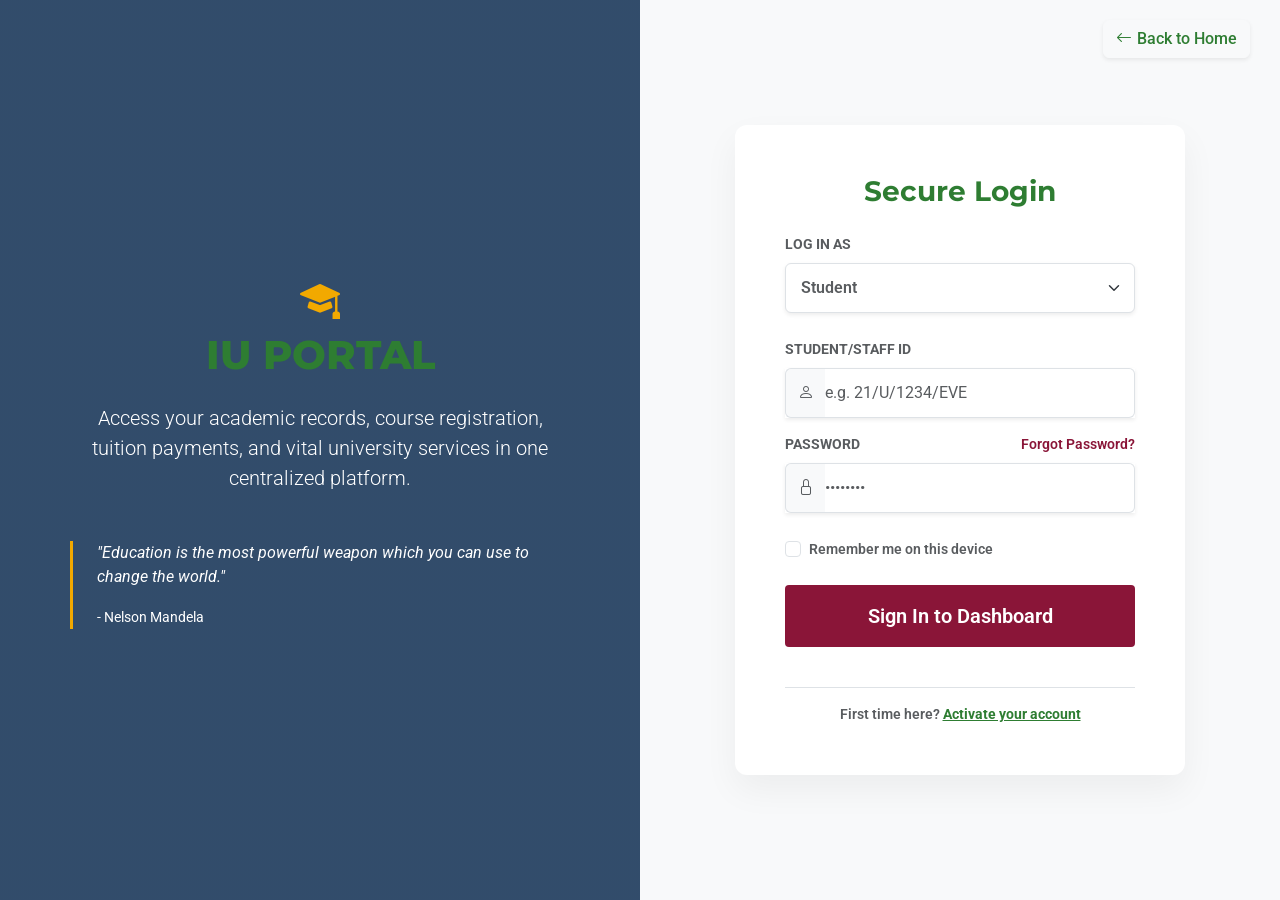
<file: website/portal.html>
<!DOCTYPE html>
<html lang="en">

<head>
    <meta charset="UTF-8">
    <meta name="viewport" content="width=device-width, initial-scale=1.0">
    <title>IU Portal - Uganda Heritage University</title>
    <link
        href="https://fonts.googleapis.com/css2?family=Montserrat:wght@400;600;700;800&family=Roboto:wght@300;400;500;700&display=swap"
        rel="stylesheet">
    <link href="https://cdn.jsdelivr.net/npm/bootstrap@5.3.0/dist/css/bootstrap.min.css" rel="stylesheet">
    <link rel="stylesheet" href="https://cdn.jsdelivr.net/npm/bootstrap-icons@1.11.1/font/bootstrap-icons.css">
    <link rel="stylesheet" href="assets/css/styles.css">
    <style>
        .split-login {
            min-height: 100vh;
            display: flex;
        }

        .login-image {
            background: linear-gradient(rgba(0, 33, 71, 0.8), rgba(0, 33, 71, 0.8)), url('https://images.unsplash.com/photo-1523050854058-8df90110c9f1?ixlib=rb-4.0.3&auto=format&fit=crop&w=1500&q=80') center center/cover no-repeat;
            flex: 1;
            display: flex;
            align-items: center;
            justify-content: center;
            padding: 40px;
            color: white;
        }

        .login-form-container {
            flex: 1;
            display: flex;
            align-items: center;
            justify-content: center;
            background-color: var(--light-bg);
            padding: 40px;
        }

        .login-card {
            background: white;
            padding: 50px;
            border-radius: 12px;
            box-shadow: 0 15px 35px rgba(0, 0, 0, 0.05);
            width: 100%;
            max-width: 450px;
        }

        .login-card .form-control,
        .login-card .form-select {
            padding: 12px 15px;
            border-radius: 6px;
        }

        .input-group-text {
            background-color: #f8f9fa;
        }

        .home-link {
            position: absolute;
            top: 20px;
            right: 30px;
            color: var(--primary-color);
            text-decoration: none;
            font-weight: 500;
            display: flex;
            align-items: center;
            gap: 5px;
            z-index: 10;
        }

        .home-link:hover {
            color: var(--secondary-color);
        }

        @media (max-width: 768px) {
            .split-login {
                flex-direction: column;
            }

            .login-image {
                min-height: 300px;
                padding-top: 60px;
            }
        }
    </style>
</head>

<body>
    <div class="split-login position-relative">
        <a href="iu.html" class="home-link btn btn-light shadow-sm"><i class="bi bi-arrow-left"></i> Back to Home</a>

        <div class="login-image">
            <div class="text-center" style="max-width: 500px;">
                <i class="bi bi-mortarboard-fill fs-1" style="color: var(--accent-color);"></i>
                <h1 class="mb-4" style="font-family: 'Montserrat'; font-weight: 800;">IU PORTAL</h1>
                <p class="fs-5 fw-light">Access your academic records, course registration, tuition payments, and vital
                    university services in one centralized platform.</p>
                <div class="mt-5 text-start border-start border-3 ps-4"
                    style="border-color: var(--accent-color) !important;">
                    <p class="fst-italic">"Education is the most powerful weapon which you can use to change the world."
                    </p>
                    <small>- Nelson Mandela</small>
                </div>
            </div>
        </div>

        <div class="login-form-container">
            <div class="login-card">
                <div class="text-center mb-4 d-md-none">
                    <h2 style="font-family: 'Montserrat'; font-weight: 800; color: var(--primary-color);">IU PORTAL
                    </h2>
                </div>

                <h3 class="mb-4 text-center fw-bold" style="color: var(--primary-color);">Secure Login</h3>

                <form>
                    <div class="mb-4">
                        <label class="form-label fw-bold text-muted small text-uppercase">Log in as</label>
                        <select class="form-select text-muted fw-semibold shadow-sm">
                            <option value="student">Student</option>
                            <option value="staff">Staff / Faculty</option>
                            <option value="alumni">Alumni</option>
                        </select>
                    </div>

                    <div class="mb-3">
                        <label for="username" class="form-label fw-bold text-muted small text-uppercase">Student/Staff
                            ID</label>
                        <div class="input-group shadow-sm">
                            <span class="input-group-text border-end-0"><i class="bi bi-person text-muted"></i></span>
                            <input type="text" class="form-control border-start-0 ps-0 text-muted" id="username"
                                placeholder="e.g. 21/U/1234/EVE" required>
                        </div>
                    </div>

                    <div class="mb-4">
                        <div class="d-flex justify-content-between align-items-center">
                            <label for="password"
                                class="form-label fw-bold text-muted small text-uppercase mb-0">Password</label>
                            <a href="#" class="text-decoration-none small fw-semibold"
                                style="color: var(--secondary-color);">Forgot Password?</a>
                        </div>
                        <div class="input-group mt-2 shadow-sm">
                            <span class="input-group-text border-end-0"><i class="bi bi-lock text-muted"></i></span>
                            <input type="password" class="form-control border-start-0 ps-0 text-muted" id="password"
                                placeholder="••••••••" required>
                        </div>
                    </div>

                    <div class="mb-4 form-check user-select-none">
                        <input type="checkbox" class="form-check-input" id="rememberMe">
                        <label class="form-check-label text-muted small fw-semibold" for="rememberMe"
                            style="cursor: pointer;">Remember me on this device</label>
                    </div>

                    <button type="button" class="btn btn-primary-custom w-100 py-3 mb-3 fs-5"
                        onclick="alert('Demo Login Successful!'); window.location.href='iu.html';">Sign In to
                        Dashboard</button>

                    <div class="text-center mt-4 pt-3 border-top">
                        <p class="text-muted small mb-0 fw-semibold">First time here? <a href="#"
                                style="color: var(--primary-color); font-weight: 700;">Activate your account</a></p>
                    </div>
                </form>
            </div>
        </div>
    </div>
</body>

</html>
</file>
<file: css/style.css>
/* ============================================
   COLOR PALETTE
   Primary:   #2B3240 — Deep Blue-Gray Charcoal
   Accent 1:  #C8A96E — Warm Antique Gold
   Accent 2:  #4ECDC4 — Glacial Teal
   Accent 3:  #E8EDF2 — Frost White
   Dark BG:   #1A1F2B — Near Black
   Mid:       #363D4E — Elevated Surface
   Muted:     #7A8598 — Slate Text
   ============================================ */

@import url('https://fonts.googleapis.com/css2?family=Playfair+Display:wght@400;700;900&family=DM+Mono:wght@300;400;500&family=Outfit:wght@300;400;500;600&display=swap');

:root {
  --charcoal:     #2B3240;
  --dark-bg:      #1A1F2B;
  --surface:      #363D4E;
  --gold:         #C8A96E;
  --teal:         #4ECDC4;
  --frost:        #E8EDF2;
  --slate:        #7A8598;
  --white:        #FFFFFF;
  --danger:       #E05C5C;
  --border:       rgba(200, 169, 110, 0.18);
  --glow-gold:    0 0 32px rgba(200, 169, 110, 0.18);
  --glow-teal:    0 0 32px rgba(78, 205, 196, 0.15);
  --radius:       6px;
  --radius-lg:    12px;
  --transition:   all 0.3s cubic-bezier(0.4, 0, 0.2, 1);
  /* No scrollable width on mobile to prevent horizontal scrollbars from appearing due to the blurred canvas */
  overflow-x: hidden;
}

/* ─── BASE ─── */
*, *::before, *::after { box-sizing: border-box; margin: 0; padding: 0; }

html { scroll-behavior: smooth; }

body {
  font-family: 'Outfit', sans-serif;
  background-color: var(--dark-bg);
  color: var(--frost);
  font-size: 16px;
  line-height: 1.7;
  overflow-x: hidden;
}

::selection { background: var(--gold); color: var(--dark-bg); }

/* ─── SCROLLBAR ─── */
::-webkit-scrollbar { width: 6px; }
::-webkit-scrollbar-track { background: var(--dark-bg); }
::-webkit-scrollbar-thumb { background: var(--gold); border-radius: 3px; }

/* ─── TYPOGRAPHY ─── */
h1, h2, h3, h4 {
  font-family: 'Playfair Display', serif;
  font-weight: 700;
  line-height: 1.2;
  letter-spacing: -0.02em;
}

.mono {
  font-family: 'DM Mono', monospace;
  font-size: 0.85em;
}

.section-label {
  font-family: 'DM Mono', monospace;
  font-size: 0.72rem;
  letter-spacing: 0.22em;
  text-transform: uppercase;
  color: var(--gold);
  display: inline-block;
  margin-bottom: 0.6rem;
}

.section-title {
  font-family: 'Playfair Display', serif;
  font-size: clamp(2rem, 4vw, 3rem);
  color: var(--white);
  margin-bottom: 1rem;
}

.section-subtitle {
  color: var(--slate);
  font-size: 1rem;
  font-weight: 300;
  max-width: 520px;
}

/* ─── LAYOUT ─── */
.section-pad { padding: 100px 0; }
.container-tight { max-width: 960px; margin: 0 auto; }

/* ─── NAVBAR ─── */
.navbar {
  background: rgba(26, 31, 43, 0.92) !important;
  backdrop-filter: blur(20px);
  -webkit-backdrop-filter: blur(20px);
  border-bottom: 1px solid var(--border);
  padding: 1rem 0;
  position: sticky;
  top: 0;
  z-index: 9999;
  transition: var(--transition);
}

.navbar-brand {
  font-family: 'DM Mono', monospace;
  font-size: 1.1rem;
  color: var(--white) !important;
  letter-spacing: 0.06em;
}

.navbar-brand span { color: var(--gold); }

.navbar .nav-link {
  color: var(--slate) !important;
  font-size: 0.82rem;
  letter-spacing: 0.12em;
  text-transform: uppercase;
  font-weight: 500;
  padding: 0.4rem 1rem !important;
  transition: var(--transition);
  position: relative;
}

.navbar .nav-link::after {
  content: '';
  position: absolute;
  bottom: -2px;
  left: 1rem;
  right: 1rem;
  height: 1px;
  background: var(--gold);
  transform: scaleX(0);
  transition: var(--transition);
}

.navbar .nav-link:hover,
.navbar .nav-link.active {
  color: var(--white) !important;
}

.navbar .nav-link:hover::after,
.navbar .nav-link.active::after { transform: scaleX(1); }

.navbar-toggler {
  border: 1px solid var(--border) !important;
  padding: 0.4rem 0.7rem;
}

.navbar-toggler-icon {
  filter: invert(1);
  width: 18px;
  height: 18px;
}

/* ─── CODE CANVAS BACKGROUND ─── */
#code-canvas {
  position: fixed;
  inset: 0;
  width: 100%;
  height: 100%;
  z-index: 0;
  pointer-events: none;
  filter: blur(1.5px) brightness(0.8) saturate(0.7);
  opacity: 0.92;
}

/* Dark overlay on top of canvas, below all content */
body::before {
  content: '';
  position: fixed;
  inset: 0;
  background:
    radial-gradient(ellipse 70% 70% at 65% 35%, rgba(78,205,196,0.06) 0%, transparent 65%),
    radial-gradient(ellipse 60% 60% at 20% 75%, rgba(200,169,110,0.07) 0%, transparent 60%),
    linear-gradient(180deg, rgba(26,31,43,0.72) 0%, rgba(26,31,43,0.58) 100%);
  z-index: 1;
  pointer-events: none;
}

/* All sections sit above the canvas + overlay */
nav, section, footer {
  position: relative;
  z-index: 2;
}

/* Section backgrounds become semi-transparent so canvas peeks through */
#about    { background: rgba(43, 50, 64, 0.82) !important; }
#skills   { background: rgba(26, 31, 43, 0.78) !important; }
#projects { background: rgba(43, 50, 64, 0.82) !important; }
#contact  { background: rgba(26, 31, 43, 0.78) !important; }
footer    { background: rgba(43, 50, 64, 0.90) !important; }

/* ─── HERO ─── */
.hero {
  min-height: 100vh;
  display: flex;
  align-items: center;
  position: relative;
  overflow: hidden;
  background: transparent;
}

.hero::before {
  content: '';
  position: absolute;
  inset: 0;
  background:
    radial-gradient(ellipse 60% 60% at 70% 40%, rgba(78,205,196,0.05) 0%, transparent 60%),
    radial-gradient(ellipse 50% 50% at 20% 70%, rgba(200,169,110,0.06) 0%, transparent 55%);
  pointer-events: none;
  z-index: 0;
}

.hero-grid {
  position: absolute;
  inset: 0;
  background-image:
    linear-gradient(rgba(200,169,110,0.035) 1px, transparent 1px),
    linear-gradient(90deg, rgba(200,169,110,0.035) 1px, transparent 1px);
  background-size: 60px 60px;
  mask-image: radial-gradient(ellipse 80% 80% at 50% 50%, black 30%, transparent 100%);
  z-index: 0;
}

.hero-eyebrow {
  font-family: 'DM Mono', monospace;
  font-size: 0.75rem;
  letter-spacing: 0.28em;
  text-transform: uppercase;
  color: var(--teal);
  margin-bottom: 1.2rem;
  display: flex;
  align-items: center;
  gap: 12px;
}

.hero-eyebrow::before {
  content: '';
  display: inline-block;
  width: 32px;
  height: 1px;
  background: var(--teal);
}

.hero-name {
  font-family: 'Playfair Display', serif;
  font-size: clamp(3rem, 7vw, 6rem);
  font-weight: 900;
  line-height: 1;
  letter-spacing: -0.03em;
  color: var(--white);
  margin-bottom: 0.3rem;
}

.hero-name .accent { color: var(--gold); }

.hero-title {
  font-family: 'DM Mono', monospace;
  font-size: clamp(0.9rem, 2vw, 1.1rem);
  color: var(--slate);
  margin-bottom: 1.8rem;
  letter-spacing: 0.06em;
}

.hero-title .cursor {
  display: inline-block;
  width: 2px;
  height: 1.1em;
  background: var(--gold);
  margin-left: 3px;
  vertical-align: middle;
  animation: blink 1.1s step-end infinite;
}

@keyframes blink { 50% { opacity: 0; } }

.hero-desc {
  color: var(--slate);
  font-size: 1rem;
  font-weight: 300;
  max-width: 460px;
  margin-bottom: 2.5rem;
  line-height: 1.8;
}

.hero-ctas { display: flex; gap: 1rem; flex-wrap: wrap; }

/* ─── BUTTONS ─── */
.btn-primary-custom {
  background: var(--gold);
  color: var(--dark-bg);
  font-family: 'DM Mono', monospace;
  font-size: 0.78rem;
  letter-spacing: 0.14em;
  text-transform: uppercase;
  font-weight: 500;
  padding: 0.8rem 2rem;
  border: none;
  border-radius: var(--radius);
  cursor: pointer;
  transition: var(--transition);
  text-decoration: none;
  display: inline-flex;
  align-items: center;
  gap: 8px;
}

.btn-primary-custom:hover {
  background: var(--white);
  color: var(--dark-bg);
  box-shadow: var(--glow-gold);
  transform: translateY(-2px);
}

.btn-outline-custom {
  background: transparent;
  color: var(--frost);
  font-family: 'DM Mono', monospace;
  font-size: 0.78rem;
  letter-spacing: 0.14em;
  text-transform: uppercase;
  font-weight: 400;
  padding: 0.8rem 2rem;
  border: 1px solid var(--border);
  border-radius: var(--radius);
  cursor: pointer;
  transition: var(--transition);
  text-decoration: none;
  display: inline-flex;
  align-items: center;
  gap: 8px;
}

.btn-outline-custom:hover {
  border-color: var(--gold);
  color: var(--gold);
  transform: translateY(-2px);
}

/* ─── HERO STATS ─── */
.hero-stats {
  display: flex;
  gap: 3rem;
  margin-top: 4rem;
  padding-top: 2.5rem;
  border-top: 1px solid var(--border);
}

.stat-num {
  font-family: 'Playfair Display', serif;
  font-size: 2.2rem;
  font-weight: 900;
  color: var(--gold);
  line-height: 1;
}

.stat-label {
  font-family: 'DM Mono', monospace;
  font-size: 0.7rem;
  letter-spacing: 0.14em;
  text-transform: uppercase;
  color: var(--slate);
  margin-top: 4px;
}

/* ─── ABOUT ─── */
#about { background: var(--charcoal); }

.about-img-wrap {
  position: relative;
}

.about-img-wrap::before {
  content: '';
  position: absolute;
  inset: -12px -12px 12px 12px;
  border: 1px solid var(--border);
  border-radius: var(--radius-lg);
  z-index: 0;
}

.about-img-placeholder {
  width: 100%;
  aspect-ratio: 4/5;
  background: linear-gradient(135deg, var(--surface) 0%, var(--charcoal) 100%);
  border-radius: var(--radius-lg);
  position: relative;
  z-index: 1;
  display: flex;
  flex-direction: column;
  align-items: center;
  justify-content: center;
  border: 1px solid var(--border);
  overflow: hidden;
}

.about-img-placeholder::after {
  content: '';
  position: absolute;
  inset: 0;
  background: radial-gradient(circle at 30% 30%, rgba(200,169,110,0.1), transparent 60%);
}

.about-avatar-icon {
  width: 80px;
  height: 80px;
  border-radius: 50%;
  background: var(--surface);
  border: 2px solid var(--border);
  display: flex;
  align-items: center;
  justify-content: center;
  margin-bottom: 1rem;
  position: relative;
  z-index: 1;
}

.about-avatar-icon svg { width: 36px; height: 36px; color: var(--gold); }

.about-img-name {
  font-family: 'DM Mono', monospace;
  font-size: 0.75rem;
  color: var(--slate);
  letter-spacing: 0.1em;
  position: relative;
  z-index: 1;
}

.about-text p {
  color: var(--slate);
  font-weight: 300;
  margin-bottom: 1.2rem;
  line-height: 1.85;
}

.about-text p strong { color: var(--frost); font-weight: 500; }

.about-detail-row {
  display: flex;
  gap: 2rem;
  margin-top: 2rem;
  flex-wrap: wrap;
}

.about-detail-item { flex: 1; min-width: 140px; }

.about-detail-label {
  font-family: 'DM Mono', monospace;
  font-size: 0.68rem;
  letter-spacing: 0.18em;
  text-transform: uppercase;
  color: var(--gold);
  margin-bottom: 4px;
}

.about-detail-value {
  font-size: 0.9rem;
  color: var(--frost);
  font-weight: 400;
}

/* ─── SKILLS SECTION ─── */
#skills { background: var(--dark-bg); }

.skill-card {
  background: var(--charcoal);
  border: 1px solid var(--border);
  border-radius: var(--radius-lg);
  padding: 2rem 1.6rem;
  cursor: pointer;
  transition: var(--transition);
  position: relative;
  overflow: hidden;
  height: 100%;
}

.skill-card::before {
  content: '';
  position: absolute;
  top: 0;
  left: 0;
  right: 0;
  height: 3px;
  background: linear-gradient(90deg, var(--gold), var(--teal));
  transform: scaleX(0);
  transition: var(--transition);
  transform-origin: left;
}

.skill-card::after {
  content: '';
  position: absolute;
  inset: 0;
  background: radial-gradient(circle at var(--mx, 50%) var(--my, 50%), rgba(200,169,110,0.06) 0%, transparent 60%);
  opacity: 0;
  transition: opacity 0.4s ease;
  pointer-events: none;
}

.skill-card:hover {
  border-color: rgba(200, 169, 110, 0.35);
  transform: translateY(-6px);
  box-shadow: 0 20px 48px rgba(0,0,0,0.35), var(--glow-gold);
}

.skill-card:hover::before { transform: scaleX(1); }
.skill-card:hover::after { opacity: 1; }

.skill-icon {
  width: 52px;
  height: 52px;
  border-radius: var(--radius);
  display: flex;
  align-items: center;
  justify-content: center;
  margin-bottom: 1.2rem;
  font-size: 1.4rem;
  font-family: 'DM Mono', monospace;
  font-weight: 700;
  flex-shrink: 0;
}

.skill-name {
  font-family: 'Playfair Display', serif;
  font-size: 1.3rem;
  color: var(--white);
  margin-bottom: 0.5rem;
}

.skill-type {
  font-family: 'DM Mono', monospace;
  font-size: 0.68rem;
  letter-spacing: 0.18em;
  text-transform: uppercase;
  color: var(--gold);
  margin-bottom: 0.8rem;
}

.skill-desc {
  color: var(--slate);
  font-size: 0.875rem;
  line-height: 1.7;
  font-weight: 300;
}

.skill-badge-row {
  display: flex;
  gap: 6px;
  flex-wrap: wrap;
  margin-top: 1.2rem;
}

.skill-badge {
  font-family: 'DM Mono', monospace;
  font-size: 0.65rem;
  letter-spacing: 0.08em;
  background: var(--surface);
  color: var(--slate);
  padding: 3px 10px;
  border-radius: 2px;
  border: 1px solid var(--border);
}

/* ─── PROJECTS ─── */
#projects { background: var(--charcoal); }

.project-card {
  background: var(--dark-bg);
  border: 1px solid var(--border);
  border-radius: var(--radius-lg);
  overflow: hidden;
  transition: var(--transition);
  cursor: pointer;
  height: 100%;
  display: flex;
  flex-direction: column;
}

.project-card:hover {
  border-color: rgba(78,205,196,0.4);
  transform: translateY(-6px);
  box-shadow: 0 24px 56px rgba(0,0,0,0.4), var(--glow-teal);
}

.project-thumb {
  height: 180px;
  display: flex;
  align-items: center;
  justify-content: center;
  position: relative;
  overflow: hidden;
}

.project-thumb-code {
  font-family: 'DM Mono', monospace;
  font-size: 0.72rem;
  color: rgba(255,255,255,0.15);
  text-align: center;
  padding: 1rem;
  line-height: 1.8;
  user-select: none;
  pointer-events: none;
}

.project-thumb-icon {
  position: absolute;
  font-size: 2.5rem;
  z-index: 1;
}

.project-body {
  padding: 1.6rem;
  flex: 1;
  display: flex;
  flex-direction: column;
}

.project-tag-row {
  display: flex;
  gap: 6px;
  flex-wrap: wrap;
  margin-bottom: 0.8rem;
}

.project-tag {
  font-family: 'DM Mono', monospace;
  font-size: 0.62rem;
  letter-spacing: 0.1em;
  text-transform: uppercase;
  padding: 3px 8px;
  border-radius: 2px;
  border: 1px solid;
}

.project-tag.gold { color: var(--gold); border-color: rgba(200,169,110,0.35); }
.project-tag.teal { color: var(--teal); border-color: rgba(78,205,196,0.3); }
.project-tag.slate { color: var(--slate); border-color: rgba(122,133,152,0.3); }

.project-title {
  font-family: 'Playfair Display', serif;
  font-size: 1.2rem;
  color: var(--white);
  margin-bottom: 0.5rem;
}

.project-desc {
  color: var(--slate);
  font-size: 0.875rem;
  line-height: 1.7;
  font-weight: 300;
  flex: 1;
}

.project-footer {
  padding: 1rem 1.6rem;
  border-top: 1px solid var(--border);
  display: flex;
  align-items: center;
  justify-content: space-between;
}

.project-link {
  font-family: 'DM Mono', monospace;
  font-size: 0.72rem;
  letter-spacing: 0.1em;
  text-transform: uppercase;
  color: var(--gold);
  text-decoration: none;
  display: flex;
  align-items: center;
  gap: 6px;
  transition: var(--transition);
}

.project-link:hover { color: var(--white); gap: 10px; }

.project-link-icon { font-size: 0.8rem; }

/* ─── CONTACT ─── */
#contact { background: var(--dark-bg); }

.contact-card {
  background: var(--charcoal);
  border: 1px solid var(--border);
  border-radius: var(--radius-lg);
  padding: 3rem;
}

.contact-form .form-label {
  font-family: 'DM Mono', monospace;
  font-size: 0.72rem;
  letter-spacing: 0.14em;
  text-transform: uppercase;
  color: var(--slate);
  margin-bottom: 0.5rem;
}

.contact-form .form-control {
  background: var(--surface);
  border: 1px solid var(--border);
  border-radius: var(--radius);
  color: var(--frost);
  font-family: 'Outfit', sans-serif;
  font-size: 0.9rem;
  padding: 0.75rem 1rem;
  transition: var(--transition);
}

.contact-form .form-control:focus {
  background: var(--surface);
  border-color: var(--gold);
  box-shadow: 0 0 0 3px rgba(200,169,110,0.12);
  color: var(--white);
  outline: none;
}

.contact-form .form-control::placeholder { color: var(--slate); opacity: 0.5; }

.contact-info-item {
  display: flex;
  align-items: flex-start;
  gap: 1rem;
  margin-bottom: 1.8rem;
}

.contact-info-icon {
  width: 40px;
  height: 40px;
  border-radius: var(--radius);
  background: var(--surface);
  border: 1px solid var(--border);
  display: flex;
  align-items: center;
  justify-content: center;
  flex-shrink: 0;
  color: var(--gold);
  font-size: 0.9rem;
}

.contact-info-label {
  font-family: 'DM Mono', monospace;
  font-size: 0.65rem;
  letter-spacing: 0.14em;
  text-transform: uppercase;
  color: var(--slate);
  margin-bottom: 2px;
}

.contact-info-value {
  font-size: 0.9rem;
  color: var(--frost);
  font-weight: 400;
}

/* ─── MODALS ─── */
.modal-content {
  background: var(--charcoal);
  border: 1px solid var(--border);
  border-radius: var(--radius-lg);
  color: var(--frost);
}

.modal-header {
  border-bottom: 1px solid var(--border);
  padding: 1.5rem 2rem;
}

.modal-title {
  font-family: 'Playfair Display', serif;
  font-size: 1.5rem;
  color: var(--white);
}

.modal-body { padding: 2rem; }
.modal-footer {
  border-top: 1px solid var(--border);
  padding: 1.2rem 2rem;
}

.btn-close { filter: invert(1) brightness(0.6); }
.btn-close:hover { filter: invert(1) brightness(1); }

.modal-skill-icon {
  width: 64px;
  height: 64px;
  border-radius: var(--radius);
  display: flex;
  align-items: center;
  justify-content: center;
  font-family: 'DM Mono', monospace;
  font-size: 1.6rem;
  font-weight: 700;
  margin-bottom: 1.5rem;
}

.modal-section-label {
  font-family: 'DM Mono', monospace;
  font-size: 0.68rem;
  letter-spacing: 0.18em;
  text-transform: uppercase;
  color: var(--gold);
  margin-bottom: 0.6rem;
}

.modal-desc {
  color: var(--slate);
  font-weight: 300;
  line-height: 1.85;
  margin-bottom: 1.5rem;
}

/* Progress Bar */
.skill-progress-wrap { margin-bottom: 1.2rem; }

.skill-progress-header {
  display: flex;
  justify-content: space-between;
  margin-bottom: 6px;
}

.skill-progress-name {
  font-family: 'DM Mono', monospace;
  font-size: 0.75rem;
  color: var(--frost);
}

.skill-progress-pct {
  font-family: 'DM Mono', monospace;
  font-size: 0.72rem;
  color: var(--gold);
}

.skill-progress-bar {
  height: 3px;
  background: var(--surface);
  border-radius: 2px;
  overflow: hidden;
}

.skill-progress-fill {
  height: 100%;
  background: linear-gradient(90deg, var(--gold), var(--teal));
  border-radius: 2px;
  transition: width 0.8s cubic-bezier(0.4, 0, 0.2, 1);
  width: 0;
}

/* Tag list in modals */
.modal-tag-list {
  display: flex;
  flex-wrap: wrap;
  gap: 8px;
}

.modal-tag {
  font-family: 'DM Mono', monospace;
  font-size: 0.72rem;
  padding: 5px 12px;
  border-radius: var(--radius);
  background: var(--surface);
  color: var(--frost);
  border: 1px solid var(--border);
}

/* ─── FOOTER ─── */
footer {
  background: var(--charcoal);
  border-top: 1px solid var(--border);
  padding: 3rem 0;
}

.footer-brand {
  font-family: 'DM Mono', monospace;
  font-size: 1rem;
  color: var(--white);
  letter-spacing: 0.08em;
  margin-bottom: 0.5rem;
}

.footer-brand span { color: var(--gold); }

.footer-copy {
  font-family: 'DM Mono', monospace;
  font-size: 0.7rem;
  color: var(--slate);
  letter-spacing: 0.08em;
}

.footer-links {
  display: flex;
  gap: 1.5rem;
  flex-wrap: wrap;
}

.footer-link {
  font-family: 'DM Mono', monospace;
  font-size: 0.72rem;
  letter-spacing: 0.1em;
  text-transform: uppercase;
  color: var(--slate);
  text-decoration: none;
  transition: var(--transition);
}

.footer-link:hover { color: var(--gold); }

.social-links { display: flex; gap: 0.8rem; }

.social-link {
  width: 36px;
  height: 36px;
  border-radius: var(--radius);
  border: 1px solid var(--border);
  display: flex;
  align-items: center;
  justify-content: center;
  color: var(--slate);
  text-decoration: none;
  font-size: 0.85rem;
  transition: var(--transition);
}

.social-link:hover {
  color: var(--gold);
  border-color: var(--gold);
  transform: translateY(-2px);
}

/* ─── DIVIDER ─── */
.divider-line {
  width: 48px;
  height: 2px;
  background: linear-gradient(90deg, var(--gold), var(--teal));
  margin-bottom: 2rem;
}

/* ─── BACKDROP ─── */
.modal-backdrop { background: rgba(10,12,18,0.85); }

/* ─── ANIMATIONS ─── */
.fade-up {
  opacity: 0;
  transform: translateY(30px);
  transition: opacity 0.65s ease, transform 0.65s ease;
}

.fade-up.visible {
  opacity: 1;
  transform: translateY(0);
}

.fade-up:nth-child(1) { transition-delay: 0ms; }
.fade-up:nth-child(2) { transition-delay: 100ms; }
.fade-up:nth-child(3) { transition-delay: 200ms; }
.fade-up:nth-child(4) { transition-delay: 300ms; }
.fade-up:nth-child(5) { transition-delay: 400ms; }
.fade-up:nth-child(6) { transition-delay: 500ms; }

/* ─── RESPONSIVE ─── */
@media (max-width: 768px) {
  .hero-stats { gap: 2rem; flex-wrap: wrap; }
  .section-pad { padding: 70px 0; }
  .contact-card { padding: 1.8rem; }
  .about-detail-row { gap: 1.2rem; }
  .hero-ctas { flex-direction: column; }
  .hero-ctas a { justify-content: center; }
  .modal-body { padding: 1.4rem; }
  .modal-header { padding: 1.2rem 1.4rem; }
  .footer-links { gap: 1rem; }
}

@media (max-width: 576px) {
  .hero-name { font-size: clamp(2.5rem, 12vw, 4rem); }
  .stat-num { font-size: 1.8rem; }
}

img {
  display: block;
  max-width: 100%;
  height: auto;
}
</file>
<file: website/assets/css/styles.css>
:root {
  --primary-color: #2E7D32;
  /* Light Green / Forest Green */
  --secondary-color: #8A1538;
  /* Maroon / Dark Red */
  --accent-color: #F2A900;
  /* Gold */
  --light-bg: #F8F9FA;
  --dark-text: #333333;
  --white: #FFFFFF;
  /* no scrolling on mobiles  */
  overflow-x: hidden;
}

body {
  font-family: 'Roboto', sans-serif;
  color: var(--dark-text);
  background-color: var(--light-bg);
}

h1,
h2,
h3,
h4,
h5,
h6 {
  font-family: 'Montserrat', sans-serif;
  font-weight: 700;
  color: var(--primary-color);
}

/* Top Bar */
.top-bar {
  background-color: var(--primary-color);
  color: var(--white);
  font-size: 0.85rem;
  padding: 5px 0;
}

.top-bar a {
  color: var(--white);
  text-decoration: none;
  margin-left: 15px;
  transition: color 0.3s;
}

.top-bar a:hover {
  color: var(--accent-color);
}

/* Navbar */
.navbar {
  background-color: var(--white);
  box-shadow: 0 4px 6px rgba(0, 0, 0, 0.05);
  padding: 15px 0;
}

.navbar-brand {
  font-family: 'Montserrat', sans-serif;
  font-weight: 800;
  color: var(--primary-color) !important;
  font-size: 1.5rem;
}

.navbar-brand span {
  color: var(--secondary-color);
}

.nav-link {
  color: var(--primary-color) !important;
  font-weight: 600;
  margin: 0 10px;
  position: relative;
  transition: color 0.3s;
}

.nav-link:hover {
  color: var(--secondary-color) !important;
}

.nav-link::after {
  content: '';
  position: absolute;
  width: 0;
  height: 2px;
  background-color: var(--accent-color);
  bottom: 0;
  left: 0;
  transition: width 0.3s ease;
}

.nav-link:hover::after {
  width: 100%;
}

.btn-primary-custom {
  background-color: var(--secondary-color);
  color: var(--white);
  border: none;
  font-weight: 600;
  padding: 10px 25px;
  border-radius: 4px;
  transition: background-color 0.3s;
}

.btn-primary-custom:hover {
  background-color: #70112D;
  color: var(--white);
}

.btn-accent {
  background-color: var(--accent-color);
  color: var(--primary-color);
  border: none;
  font-weight: 700;
  padding: 10px 25px;
  border-radius: 4px;
  transition: all 0.3s;
}

.btn-accent:hover {
  background-color: #D99700;
  color: var(--primary-color);
}

/* Hero Section */
.hero-section {
  position: relative;
  height: 80vh;
  min-height: 500px;
  display: flex;
  align-items: center;
  background: linear-gradient(rgba(0, 33, 71, 0.75), rgba(0, 33, 71, 0.75)), url('https://images.unsplash.com/photo-1541339907198-e08756dedf3f?ixlib=rb-4.0.3&auto=format&fit=crop&w=1920&q=80') no-repeat center center/cover;
  color: var(--white);
}

.hero-content h1 {
  color: var(--white);
  font-size: 3.5rem;
  margin-bottom: 20px;
  font-weight: 800;
  text-transform: uppercase;
  letter-spacing: 1px;
}

.hero-content p {
  font-size: 1.25rem;
  margin-bottom: 30px;
  font-weight: 300;
}

.hero-accent-line {
  width: 80px;
  height: 4px;
  background-color: var(--accent-color);
  margin-bottom: 20px;
}

/* Featured Links / Quick Actions */
.quick-action-card {
  background-color: var(--white);
  border-radius: 8px;
  padding: 30px 20px;
  text-align: center;
  box-shadow: 0 10px 30px rgba(0, 0, 0, 0.08);
  transition: transform 0.3s, box-shadow 0.3s;
  height: 100%;
  border-top: 4px solid var(--secondary-color);
  display: block;
  text-decoration: none;
  color: inherit;
}

.quick-action-card:hover {
  transform: translateY(-10px);
  box-shadow: 0 15px 35px rgba(0, 0, 0, 0.12);
  color: inherit;
}

.card-icon {
  font-size: 3rem;
  color: var(--primary-color);
  margin-bottom: 15px;
}

.quick-action-card h3 {
  font-size: 1.25rem;
  margin-bottom: 10px;
}

.quick-action-card p {
  font-size: 0.95rem;
  color: #666;
  margin: 0;
}

/* Section Titles */
.section-title {
  text-align: center;
  margin-bottom: 50px;
}

.section-title h2 {
  font-size: 2.5rem;
  text-transform: uppercase;
  position: relative;
  display: inline-block;
  padding-bottom: 15px;
}

.section-title h2::after {
  content: '';
  position: absolute;
  width: 60px;
  height: 3px;
  background-color: var(--accent-color);
  bottom: 0;
  left: 50%;
  transform: translateX(-50%);
}

/* News Cards */
.news-card {
  border: none;
  border-radius: 8px;
  overflow: hidden;
  box-shadow: 0 5px 15px rgba(0, 0, 0, 0.05);
  transition: transform 0.3s;
}

.news-card:hover {
  transform: translateY(-5px);
}

.news-date {
  position: absolute;
  top: 15px;
  right: 15px;
  background-color: var(--accent-color);
  color: var(--primary-color);
  padding: 5px 15px;
  font-weight: 700;
  border-radius: 4px;
  font-size: 0.85rem;
}

.news-card .card-body {
  padding: 20px;
}

.news-card .card-title {
  font-size: 1.2rem;
  margin-bottom: 15px;
}

.read-more {
  color: var(--secondary-color);
  font-weight: 600;
  text-decoration: none;
  font-size: 0.9rem;
}

.read-more:hover {
  text-decoration: underline;
  color: var(--primary-color);
}

/* Footer */
footer {
  background-color: var(--primary-color);
  color: #ccc;
  padding: 60px 0 20px;
}

footer h4 {
  color: var(--white);
  margin-bottom: 20px;
  font-size: 1.2rem;
  position: relative;
  padding-bottom: 10px;
}

footer h4::after {
  content: '';
  position: absolute;
  width: 40px;
  height: 2px;
  background-color: var(--accent-color);
  bottom: 0;
  left: 0;
}

footer ul {
  list-style: none;
  padding: 0;
}

footer ul li {
  margin-bottom: 10px;
}

footer ul li a {
  color: #ccc;
  text-decoration: none;
  transition: color 0.3s;
}

footer ul li a:hover {
  color: var(--accent-color);
}

.footer-bottom {
  border-top: 1px solid rgba(255, 255, 255, 0.1);
  margin-top: 40px;
  padding-top: 20px;
  font-size: 0.85rem;
  text-align: center;
}
</file>
